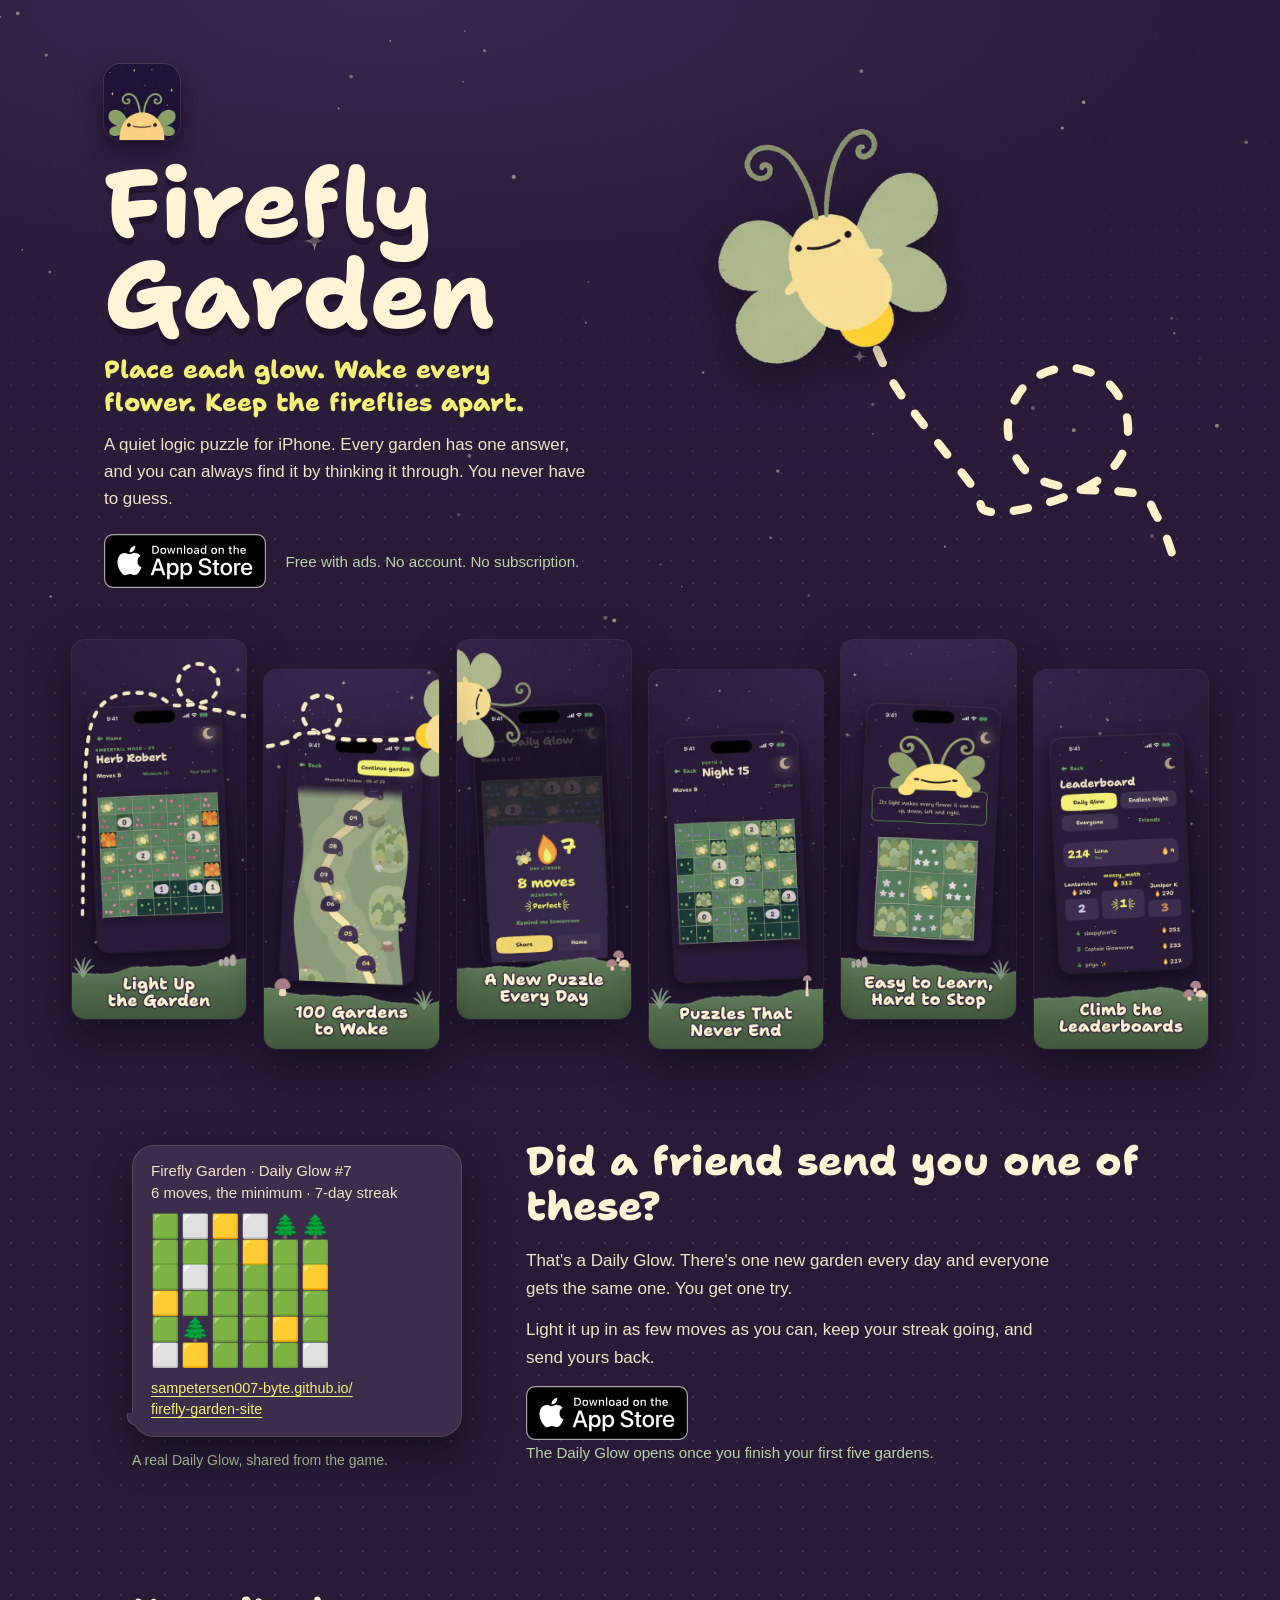
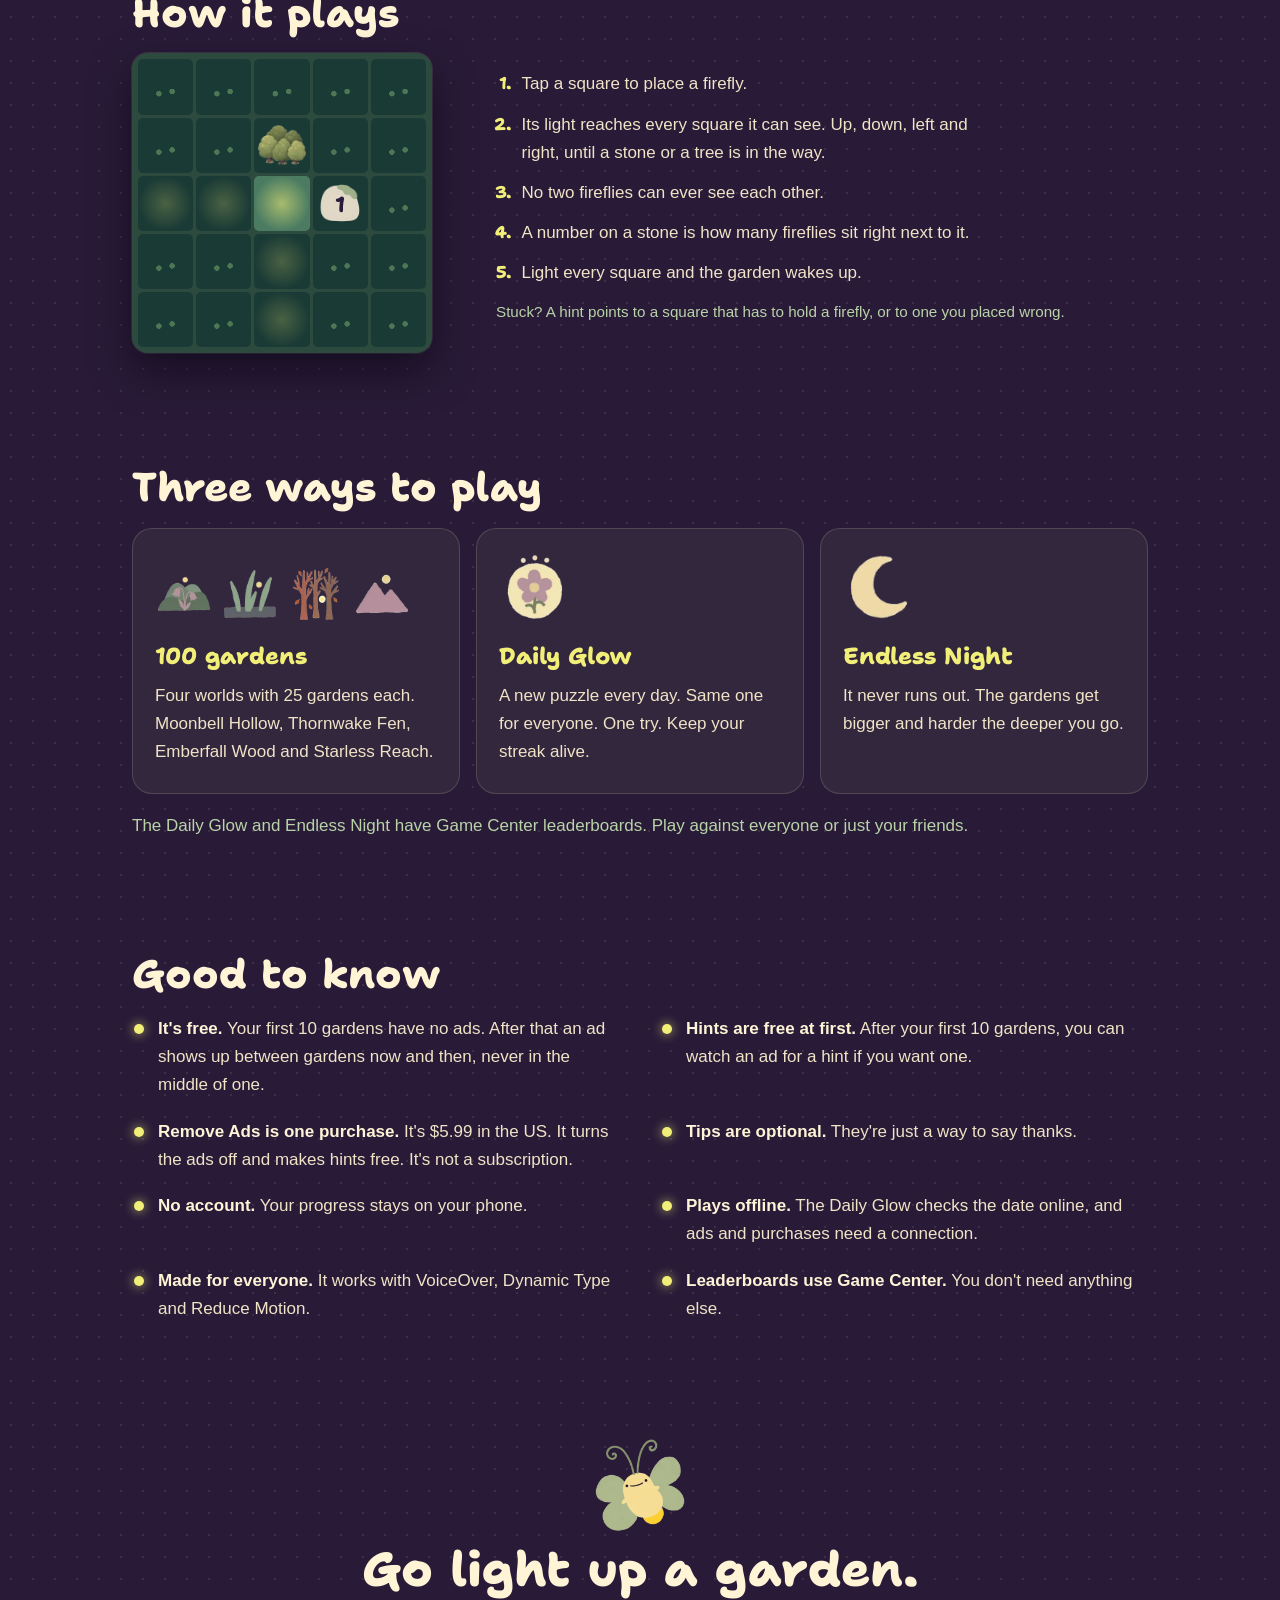
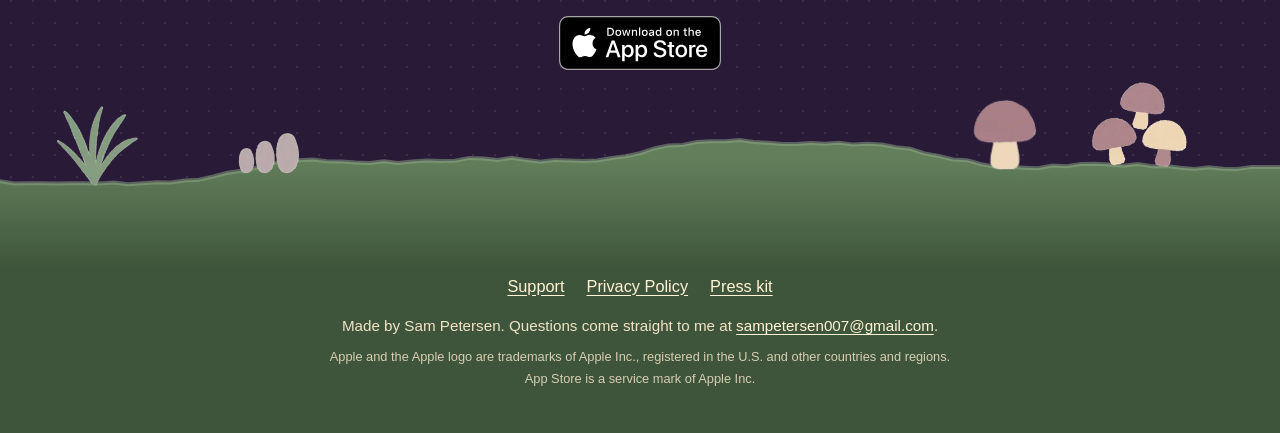
<file: index.html>
<!doctype html>
<html lang="en">
<head>
<meta charset="utf-8">
<meta name="viewport" content="width=device-width, initial-scale=1, viewport-fit=cover">
<title>Firefly Garden · A quiet logic puzzle for iPhone</title>
<meta name="description" content="Place each firefly so its light wakes every flower. 100 gardens, a new Daily Glow every day, and an Endless Night. Free on the App Store for iPhone.">
<meta name="apple-itunes-app" content="app-id=6807141948">
<meta name="theme-color" content="#291B38">
<meta name="color-scheme" content="dark">
<link rel="canonical" href="https://fireflygarden.app/">
<meta property="og:type" content="website">
<meta property="og:site_name" content="Firefly Garden">
<meta property="og:title" content="Firefly Garden · A quiet logic puzzle for iPhone">
<meta property="og:description" content="Place each firefly so its light wakes every flower. 100 gardens, a new Daily Glow every day, and a night that never ends.">
<meta property="og:url" content="https://fireflygarden.app/">
<meta property="og:image" content="https://fireflygarden.app/og-image.jpg">
<meta property="og:image:type" content="image/jpeg">
<meta property="og:image:width" content="1200">
<meta property="og:image:height" content="630">
<meta property="og:image:alt" content="Firefly Garden. A quiet logic puzzle. A new garden every day. Two iPhone screens show a firefly garden and a finished Daily Glow, with the little firefly flying above them.">
<meta name="twitter:card" content="summary_large_image">
<meta name="twitter:title" content="Firefly Garden · A quiet logic puzzle for iPhone">
<meta name="twitter:description" content="Place each firefly so its light wakes every flower. 100 gardens, a new Daily Glow every day, and a night that never ends.">
<meta name="twitter:image" content="https://fireflygarden.app/og-image.jpg">
<meta name="twitter:image:alt" content="Firefly Garden. A quiet logic puzzle. A new garden every day.">
<link rel="icon" type="image/png" sizes="32x32" href="favicon-32.png">
<link rel="apple-touch-icon" href="apple-touch-icon.png">
<link rel="preload" href="fonts/shantell-sans-800.woff2" as="font" type="font/woff2" crossorigin>
<link rel="stylesheet" href="style.css">
<script type="application/ld+json">
{"@context":"https://schema.org","@type":"MobileApplication","name":"Firefly Garden","operatingSystem":"iOS","applicationCategory":"GameApplication","description":"A quiet logic puzzle for iPhone. 100 gardens, a new Daily Glow every day, and an Endless Night.","url":"https://fireflygarden.app/","image":"https://fireflygarden.app/og-image.jpg","installUrl":"https://apps.apple.com/app/id6807141948","offers":{"@type":"Offer","price":"0","priceCurrency":"USD"},"author":{"@type":"Person","name":"Sam Petersen"}}
</script>
</head>
<body class="home">
<a class="skip" href="#main">Skip to the page</a>

<header class="hero">
  <svg class="sky" viewBox="0 0 1440 760" preserveAspectRatio="xMidYMin slice" aria-hidden="true" focusable="false"><circle cx="0" cy="19" r="1.4" fill="#F0E3C6" opacity="0.42"/><circle cx="52" cy="62" r="1.8" fill="#F0E3C6" opacity="0.45"/><circle cx="1182" cy="719" r="1.0" fill="#F0E3C6" opacity="0.52"/><circle cx="264" cy="332" r="1.1" fill="#F0E3C6" opacity="0.53"/><circle cx="867" cy="605" r="1.7" fill="#F0E3C6" opacity="0.36"/><path d="M172 82Q172 88 177 88Q172 88 172 93Q172 88 167 88Q172 88 172 82Z" fill="#F8EFC8" opacity="0.53"/><circle cx="1350" cy="403" r="0.9" fill="#F0E3C6" opacity="0.24"/><circle cx="791" cy="419" r="1.4" fill="#F0E3C6" opacity="0.52"/><circle cx="982" cy="455" r="1.8" fill="#F0E3C6" opacity="0.33"/><path d="M967 393Q967 401 975 401Q967 401 967 409Q967 401 959 401Q967 401 967 393Z" fill="#F8EFC8" opacity="0.39"/><circle cx="906" cy="751" r="1.6" fill="#F0E3C6" opacity="0.33"/><circle cx="1195" cy="144" r="1.8" fill="#F0E3C6" opacity="0.56"/><circle cx="1162" cy="459" r="2.2" fill="#F0E3C6" opacity="0.34"/><circle cx="521" cy="92" r="0.9" fill="#F0E3C6" opacity="0.52"/><circle cx="743" cy="635" r="1.4" fill="#F0E3C6" opacity="0.21"/><circle cx="982" cy="488" r="1.0" fill="#F0E3C6" opacity="0.41"/><circle cx="57" cy="671" r="1.4" fill="#F0E3C6" opacity="0.53"/><circle cx="690" cy="709" r="1.9" fill="#F0E3C6" opacity="0.60"/><circle cx="523" cy="35" r="0.9" fill="#F0E3C6" opacity="0.52"/><circle cx="659" cy="363" r="1.4" fill="#F0E3C6" opacity="0.28"/><circle cx="516" cy="579" r="1.8" fill="#F0E3C6" opacity="0.24"/><circle cx="213" cy="346" r="2.0" fill="#F0E3C6" opacity="0.32"/><circle cx="1402" cy="160" r="2.0" fill="#F0E3C6" opacity="0.39"/><circle cx="528" cy="513" r="2.2" fill="#F0E3C6" opacity="0.38"/><circle cx="134" cy="240" r="0.9" fill="#F0E3C6" opacity="0.41"/><circle cx="469" cy="434" r="1.6" fill="#F0E3C6" opacity="0.26"/><circle cx="577" cy="758" r="1.5" fill="#F0E3C6" opacity="0.47"/><circle cx="1321" cy="375" r="1.4" fill="#F0E3C6" opacity="0.40"/><circle cx="824" cy="741" r="2.1" fill="#F0E3C6" opacity="0.36"/><circle cx="578" cy="199" r="2.4" fill="#F0E3C6" opacity="0.52"/><circle cx="969" cy="80" r="2.2" fill="#F0E3C6" opacity="0.44"/><circle cx="681" cy="695" r="2.4" fill="#F0E3C6" opacity="0.32"/><circle cx="1009" cy="728" r="2.3" fill="#F0E3C6" opacity="0.47"/><circle cx="1063" cy="615" r="1.2" fill="#F0E3C6" opacity="0.52"/><circle cx="25" cy="281" r="1.0" fill="#F0E3C6" opacity="0.49"/><circle cx="580" cy="623" r="1.0" fill="#F0E3C6" opacity="0.21"/><circle cx="56" cy="306" r="1.8" fill="#F0E3C6" opacity="0.37"/><circle cx="1369" cy="479" r="2.2" fill="#F0E3C6" opacity="0.50"/><circle cx="1208" cy="484" r="2.1" fill="#F0E3C6" opacity="0.52"/><circle cx="910" cy="670" r="1.7" fill="#F0E3C6" opacity="0.24"/><circle cx="1219" cy="115" r="1.9" fill="#F0E3C6" opacity="0.58"/><circle cx="942" cy="274" r="2.1" fill="#F0E3C6" opacity="0.35"/><circle cx="381" cy="122" r="1.0" fill="#F0E3C6" opacity="0.51"/><circle cx="662" cy="317" r="1.2" fill="#F0E3C6" opacity="0.22"/><circle cx="545" cy="57" r="1.9" fill="#F0E3C6" opacity="0.40"/><path d="M354 260Q354 271 365 271Q354 271 354 282Q354 271 342 271Q354 271 354 260Z" fill="#F8EFC8" opacity="0.54"/><circle cx="1318" cy="358" r="1.6" fill="#F0E3C6" opacity="0.28"/><circle cx="1088" cy="727" r="1.2" fill="#F0E3C6" opacity="0.30"/><circle cx="395" cy="86" r="2.0" fill="#F0E3C6" opacity="0.42"/><circle cx="1246" cy="745" r="1.7" fill="#F0E3C6" opacity="0.40"/><circle cx="20" cy="15" r="2.1" fill="#F0E3C6" opacity="0.49"/><circle cx="875" cy="530" r="1.8" fill="#F0E3C6" opacity="0.49"/><circle cx="439" cy="46" r="1.1" fill="#F0E3C6" opacity="0.55"/><circle cx="691" cy="698" r="2.3" fill="#F0E3C6" opacity="0.55"/><circle cx="1296" cy="603" r="2.3" fill="#F0E3C6" opacity="0.28"/><circle cx="767" cy="660" r="0.8" fill="#F0E3C6" opacity="0.49"/></svg>
  <div class="hero-in">
    <div class="hero-copy">
      <img class="app-icon" src="img/icon-192.webp" width="68" height="68" alt="">
      <h1 class="wordmark"><span>Firefly</span> <span>Garden</span></h1>
      <p class="tagline">Place each glow. Wake every flower. Keep the fireflies apart.</p>
      <p class="pitch">A quiet logic puzzle for iPhone. Every garden has one answer, and you can always find it by thinking it through. You never have to guess.</p>
      <div class="get">
        <a class="store-badge" href="https://apps.apple.com/app/id6807141948"><img src="img/app-store-badge.svg" width="162" height="54" alt="Download on the App Store"></a>
        <p class="get-note">Free with ads. No account. No subscription.</p>
      </div>
    </div>
    <div class="hero-art" aria-hidden="true">
      <svg class="trail" viewBox="0 0 480 440" focusable="false">
        <path class="dashes" d="M476 438 C474 432 468 413 462 404 C456 395 457 386 443 382 C428 377 394 380 376 376 C358 372 345 369 335 359 C325 349 318 332 318 318 C318 304 325 287 335 277 C345 267 362 260 376 260 C390 260 407 267 417 277 C427 287 434 304 434 318 C434 332 429 347 417 359 C405 371 384 381 364 388 C345 394 314 402 301 399 C287 397 297 392 282 372 C267 352 226 304 209 277 C193 251 185 224 181 214" fill="none" stroke="#2A1B3A" stroke-opacity="0.45" stroke-width="13" stroke-linecap="round" stroke-dasharray="14 22"/>
        <path class="dashes" d="M476 438 C474 432 468 413 462 404 C456 395 457 386 443 382 C428 377 394 380 376 376 C358 372 345 369 335 359 C325 349 318 332 318 318 C318 304 325 287 335 277 C345 267 362 260 376 260 C390 260 407 267 417 277 C427 287 434 304 434 318 C434 332 429 347 417 359 C405 371 384 381 364 388 C345 394 314 402 301 399 C287 397 297 392 282 372 C267 352 226 304 209 277 C193 251 185 224 181 214" fill="none" stroke="#FFF1C9" stroke-width="8" stroke-linecap="round" stroke-dasharray="14 22"/>
      </svg>
      <img class="flyer" src="img/firefly.webp" width="360" height="360" alt="">
    </div>
  </div>
</header>

<main id="main">
<section class="shots rail-scroll" tabindex="0" aria-labelledby="shots-h">
  <h2 id="shots-h" class="sr-only">Screenshots. Scroll sideways to see all six.</h2>
  <ul class="rail">
    <li><img src="img/shot-01-600.webp" srcset="img/shot-01-400.webp 400w, img/shot-01-600.webp 600w, img/shot-01-800.webp 800w" sizes="(min-width: 1216px) 174px, (min-width: 1000px) calc((100vw - 170px) / 6), (min-width: 436px) 270px, 62vw" width="1320" height="2868" alt="A garden in Emberfall Wood called Herb Robert, partly lit, with fireflies on the board and numbered stones between them. Caption: Light up the garden." decoding="async"></li>
    <li><img src="img/shot-02-600.webp" srcset="img/shot-02-400.webp 400w, img/shot-02-600.webp 600w, img/shot-02-800.webp 800w" sizes="(min-width: 1216px) 174px, (min-width: 1000px) calc((100vw - 170px) / 6), (min-width: 436px) 270px, 62vw" width="1320" height="2868" alt="The Moonbell Hollow map, a winding path of numbered gardens with a Continue garden button. Caption: 100 gardens to wake." decoding="async"></li>
    <li><img src="img/shot-03-600.webp" srcset="img/shot-03-400.webp 400w, img/shot-03-600.webp 600w, img/shot-03-800.webp 800w" sizes="(min-width: 1216px) 174px, (min-width: 1000px) calc((100vw - 170px) / 6), (min-width: 436px) 270px, 62vw" width="1320" height="2868" alt="A finished Daily Glow: a 7 day streak, 8 moves, the minimum, marked Perfect, with Share and Home buttons. Caption: A new puzzle every day." decoding="async" loading="lazy"></li>
    <li><img src="img/shot-04-600.webp" srcset="img/shot-04-400.webp 400w, img/shot-04-600.webp 600w, img/shot-04-800.webp 800w" sizes="(min-width: 1216px) 174px, (min-width: 1000px) calc((100vw - 170px) / 6), (min-width: 436px) 270px, 62vw" width="1320" height="2868" alt="Endless Night at depth 5, night 15, a bigger garden full of fireflies. Caption: Puzzles that never end." decoding="async" loading="lazy"></li>
    <li><img src="img/shot-05-600.webp" srcset="img/shot-05-400.webp 400w, img/shot-05-600.webp 600w, img/shot-05-800.webp 800w" sizes="(min-width: 1216px) 174px, (min-width: 1000px) calc((100vw - 170px) / 6), (min-width: 436px) 270px, 62vw" width="1320" height="2868" alt="The practice garden. The firefly says its light wakes every flower it can see, up, down, left and right. Caption: Easy to learn, hard to stop." decoding="async" loading="lazy"></li>
    <li><img src="img/shot-06-600.webp" srcset="img/shot-06-400.webp 400w, img/shot-06-600.webp 600w, img/shot-06-800.webp 800w" sizes="(min-width: 1216px) 174px, (min-width: 1000px) calc((100vw - 170px) / 6), (min-width: 436px) 270px, 62vw" width="1320" height="2868" alt="The Daily Glow leaderboard in Game Center, with the top three players and your own place. Caption: Climb the leaderboards." decoding="async" loading="lazy"></li>
  </ul>
</section>

<section class="band friend" aria-labelledby="friend-h">
  <div class="friend-in">
    <h2 id="friend-h" class="band-head friend-head">Did a friend send you one of these?</h2>
    <figure class="share">
      <div class="bubble" role="img" aria-label="A shared Daily Glow: Firefly Garden, Daily Glow number 7. 6 moves, the minimum. 7 day streak. Then the finished garden drawn in colored squares, and a link to this page.">
        <p aria-hidden="true">Firefly Garden · Daily Glow #7</p>
        <p aria-hidden="true">6 moves, the minimum · 7-day streak</p>
        <p class="share-grid" aria-hidden="true">🟩⬜🟨⬜🌲🌲<br>🟩🟩🟩🟨🟩🟩<br>🟩⬜🟩🟩🟩🟨<br>🟨🟩🟩🟩🟩🟩<br>🟩🌲🟩🟩🟨🟩<br>⬜🟨🟩🟩🟩⬜</p>
        <p class="share-link" aria-hidden="true"><span class="nw">sampetersen007-byte.github.io/</span><wbr><span class="nw">firefly-garden-site</span></p>
      </div>
      <figcaption>A real Daily Glow, shared from the game.</figcaption>
    </figure>
    <div class="friend-copy">
      <p>That's a Daily Glow. There's one new garden every day and everyone gets the same one. You get one try.</p>
      <p>Light it up in as few moves as you can, keep your streak going, and send yours back.</p>
      <div class="get">
        <a class="store-badge" href="https://apps.apple.com/app/id6807141948"><img src="img/app-store-badge.svg" width="162" height="54" alt="Download Firefly Garden on the App Store" loading="lazy"></a>
      </div>
      <p class="small">The Daily Glow opens once you finish your first five gardens.</p>
    </div>
  </div>
</section>

<section class="band how" aria-labelledby="how-h">
  <h2 id="how-h">How it plays</h2>
  <div class="how-in">
    <div class="mini-board" role="img" aria-label="A small garden. A firefly in the middle lights the squares it can see to its left and below it. A tree above it and a stone marked 1 beside it stop its light.">
      <i class="c"></i><i class="c"></i><i class="c"></i><i class="c"></i><i class="c"></i>
      <i class="c"></i><i class="c"></i><i class="c tree"></i><i class="c"></i><i class="c"></i>
      <i class="c lit" style="--d:2"></i><i class="c lit" style="--d:1"></i><i class="c fly"></i><i class="c stone"><b>1</b></i><i class="c"></i>
      <i class="c"></i><i class="c"></i><i class="c lit" style="--d:1"></i><i class="c"></i><i class="c"></i>
      <i class="c"></i><i class="c"></i><i class="c lit" style="--d:2"></i><i class="c"></i><i class="c"></i>
    </div>
    <div>
      <ol class="rules">
        <li>Tap a square to place a firefly.</li>
        <li>Its light reaches every square it can see. Up, down, left and right, until a stone or a tree is in the way.</li>
        <li>No two fireflies can ever see each other.</li>
        <li>A number on a stone is how many fireflies sit right next to it.</li>
        <li>Light every square and the garden wakes up.</li>
      </ol>
      <p class="small">Stuck? A hint points to a square that has to hold a firefly, or to one you placed wrong.</p>
    </div>
  </div>
</section>

<section class="band modes" aria-labelledby="modes-h">
  <h2 id="modes-h">Three ways to play</h2>
  <div class="cards">
    <article class="card">
      <div class="card-art worlds" aria-hidden="true">
        <img src="img/world-moonbell.webp" width="58" height="58" alt="" loading="lazy">
        <img src="img/world-thornwake.webp" width="58" height="58" alt="" loading="lazy">
        <img src="img/world-emberfall.webp" width="58" height="58" alt="" loading="lazy">
        <img src="img/world-starless.webp" width="58" height="58" alt="" loading="lazy">
      </div>
      <h3>100 gardens</h3>
      <p>Four worlds with 25 gardens each. Moonbell Hollow, Thornwake Fen, Emberfall Wood and Starless Reach.</p>
    </article>
    <article class="card">
      <div class="card-art" aria-hidden="true"><img src="img/mode-daily.webp" width="72" height="72" alt="" loading="lazy"></div>
      <h3>Daily Glow</h3>
      <p>A new puzzle every day. Same one for everyone. One try. Keep your streak alive.</p>
    </article>
    <article class="card">
      <div class="card-art" aria-hidden="true"><img src="img/mode-night.webp" width="72" height="72" alt="" loading="lazy"></div>
      <h3>Endless Night</h3>
      <p>It never runs out. The gardens get bigger and harder the deeper you go.</p>
    </article>
  </div>
  <p class="boards">The Daily Glow and Endless Night have Game Center leaderboards. Play against everyone or just your friends.</p>
</section>

<section class="band facts" aria-labelledby="facts-h">
  <h2 id="facts-h">Good to know</h2>
  <ul class="facts-list">
    <li><strong>It's free.</strong> Your first 10 gardens have no ads. After that an ad shows up between gardens now and then, never in the middle of one.</li>
    <li><strong>Hints are free at first.</strong> After your first 10 gardens, you can watch an ad for a hint if you want one.</li>
    <li><strong>Remove Ads is one purchase.</strong> It's $5.99 in the US. It turns the ads off and makes hints free. It's not a subscription.</li>
    <li><strong>Tips are optional.</strong> They're just a way to say thanks.</li>
    <li><strong>No account.</strong> Your progress stays on your phone.</li>
    <li><strong>Plays offline.</strong> The Daily Glow checks the date online, and ads and purchases need a connection.</li>
    <li><strong>Made for everyone.</strong> It works with VoiceOver, Dynamic Type and Reduce Motion.</li>
    <li><strong>Leaderboards use Game Center.</strong> You don't need anything else.</li>
  </ul>
</section>

<section class="last" aria-labelledby="last-h">
  <img class="flyer-small" src="img/firefly.webp" width="104" height="104" alt="" loading="lazy">
  <h2 id="last-h">Go light up a garden.</h2>
  <a class="store-badge" href="https://apps.apple.com/app/id6807141948"><img src="img/app-store-badge.svg" width="162" height="54" alt="Download Firefly Garden on the App Store" loading="lazy"></a>
</section>
</main>

<footer class="ground">
  <div class="bank" aria-hidden="true">
    <svg viewBox="0 0 1440 220" preserveAspectRatio="none" focusable="false">
      <defs><linearGradient id="bank-fill" x1="0" y1="0" x2="0" y2="1"><stop offset="0.15" stop-color="#627E5B"/><stop offset="0.5" stop-color="#546E4E"/><stop offset="1" stop-color="#3F553B"/></linearGradient></defs>
      <path d="M-16 92.9 L0 96.3 L16 99.6 L32 99.2 L48 99.3 L64 99.7 L80 99.5 L96 99.3 L112 99.8 L128 98.4 L144 100.6 L160 99.2 L176 98.0 L192 98.3 L208 95.3 L224 94.3 L240 89.7 L256 84.5 L272 81.6 L288 77.4 L304 71.2 L320 68.5 L336 66.7 L352 65.9 L368 68.1 L384 68.4 L400 69.9 L416 70.8 L432 68.2 L448 70.8 L464 68.5 L480 67.2 L496 68.0 L512 67.5 L528 63.5 L544 64.2 L560 66.3 L576 63.2 L592 66.6 L608 69.0 L624 66.4 L640 67.1 L656 67.8 L672 67.1 L688 63.7 L704 61.2 L720 56.9 L736 50.1 L752 45.8 L768 45.3 L784 40.9 L800 40.0 L816 40.0 L832 38.3 L848 40.9 L864 42.2 L880 43.7 L896 43.9 L912 42.3 L928 43.4 L944 42.0 L960 44.7 L976 43.4 L992 44.5 L1008 48.3 L1024 50.6 L1040 57.1 L1056 60.7 L1072 65.8 L1088 66.7 L1104 72.4 L1120 76.1 L1136 76.2 L1152 77.3 L1168 78.1 L1184 74.4 L1200 75.3 L1216 72.0 L1232 71.7 L1248 72.8 L1264 74.4 L1280 72.0 L1296 75.2 L1312 74.8 L1328 77.4 L1344 79.0 L1360 76.8 L1376 78.9 L1392 79.3 L1408 76.4 L1424 76.5 L1440 76.4 L1456 76.5 L1456 220 L-16 220 Z" fill="url(#bank-fill)"/>
      <path d="M-16 92.9 L0 96.3 L16 99.6 L32 99.2 L48 99.3 L64 99.7 L80 99.5 L96 99.3 L112 99.8 L128 98.4 L144 100.6 L160 99.2 L176 98.0 L192 98.3 L208 95.3 L224 94.3 L240 89.7 L256 84.5 L272 81.6 L288 77.4 L304 71.2 L320 68.5 L336 66.7 L352 65.9 L368 68.1 L384 68.4 L400 69.9 L416 70.8 L432 68.2 L448 70.8 L464 68.5 L480 67.2 L496 68.0 L512 67.5 L528 63.5 L544 64.2 L560 66.3 L576 63.2 L592 66.6 L608 69.0 L624 66.4 L640 67.1 L656 67.8 L672 67.1 L688 63.7 L704 61.2 L720 56.9 L736 50.1 L752 45.8 L768 45.3 L784 40.9 L800 40.0 L816 40.0 L832 38.3 L848 40.9 L864 42.2 L880 43.7 L896 43.9 L912 42.3 L928 43.4 L944 42.0 L960 44.7 L976 43.4 L992 44.5 L1008 48.3 L1024 50.6 L1040 57.1 L1056 60.7 L1072 65.8 L1088 66.7 L1104 72.4 L1120 76.1 L1136 76.2 L1152 77.3 L1168 78.1 L1184 74.4 L1200 75.3 L1216 72.0 L1232 71.7 L1248 72.8 L1264 74.4 L1280 72.0 L1296 75.2 L1312 74.8 L1328 77.4 L1344 79.0 L1360 76.8 L1376 78.9 L1392 79.3 L1408 76.4 L1424 76.5 L1440 76.4 L1456 76.5" fill="none" stroke="#8FAA87" stroke-width="4" stroke-opacity="0.5" vector-effect="non-scaling-stroke"/>
    </svg>
    <img src="img/grass.webp" alt="" width="80" height="80" loading="lazy" style="left:7.6%;bottom:calc(var(--bh) * 0.546 - 8px);width:clamp(54px, 7vw, 92px)">
    <img src="img/pebbles.webp" alt="" width="64" height="64" loading="lazy" style="left:21%;bottom:calc(var(--bh) * 0.676 - 14px);width:clamp(42px, 5vw, 70px)">
    <img src="img/mushroom.webp" alt="" width="80" height="80" loading="lazy" style="left:78.5%;bottom:calc(var(--bh) * 0.654 - 8px);width:clamp(50px, 6vw, 84px)">
    <img src="img/mushrooms.webp" alt="" width="96" height="96" loading="lazy" style="left:89%;bottom:calc(var(--bh) * 0.664 - 8px);width:clamp(62px, 8vw, 110px)">
  </div>
  <div class="ground-in">
    <nav aria-label="More about Firefly Garden">
      <a href="support.html">Support</a>
      <a href="privacy.html">Privacy Policy</a>
      <a href="press.html">Press kit</a>
    </nav>
    <p>Made by Sam Petersen. Questions come straight to me at <a href="mailto:sampetersen007@gmail.com">sampetersen007@gmail.com</a>.</p>
    <p class="legal">Apple and the Apple logo are trademarks of Apple Inc., registered in the U.S. and other countries and regions. App Store is a service mark of Apple Inc.</p>
  </div>
</footer>

<script>
  /* The firefly in How it plays lights its squares one by one when it scrolls into view. Without this, or with Reduce Motion on, the garden is simply shown lit. */
  (function () {
    var board = document.querySelector('.mini-board');
    if (!board || !('IntersectionObserver' in window) || !window.matchMedia || window.matchMedia('(prefers-reduced-motion: reduce)').matches) return;
    board.classList.add('armed');
    new IntersectionObserver(function (entries, observer) {
      if (entries.some(function (entry) { return entry.isIntersecting; })) {
        setTimeout(function () { board.classList.add('play'); }, 250);
        observer.disconnect();
      }
    }, { threshold: 0.6 }).observe(board);
  })();
</script>
</body>
</html>
</file>
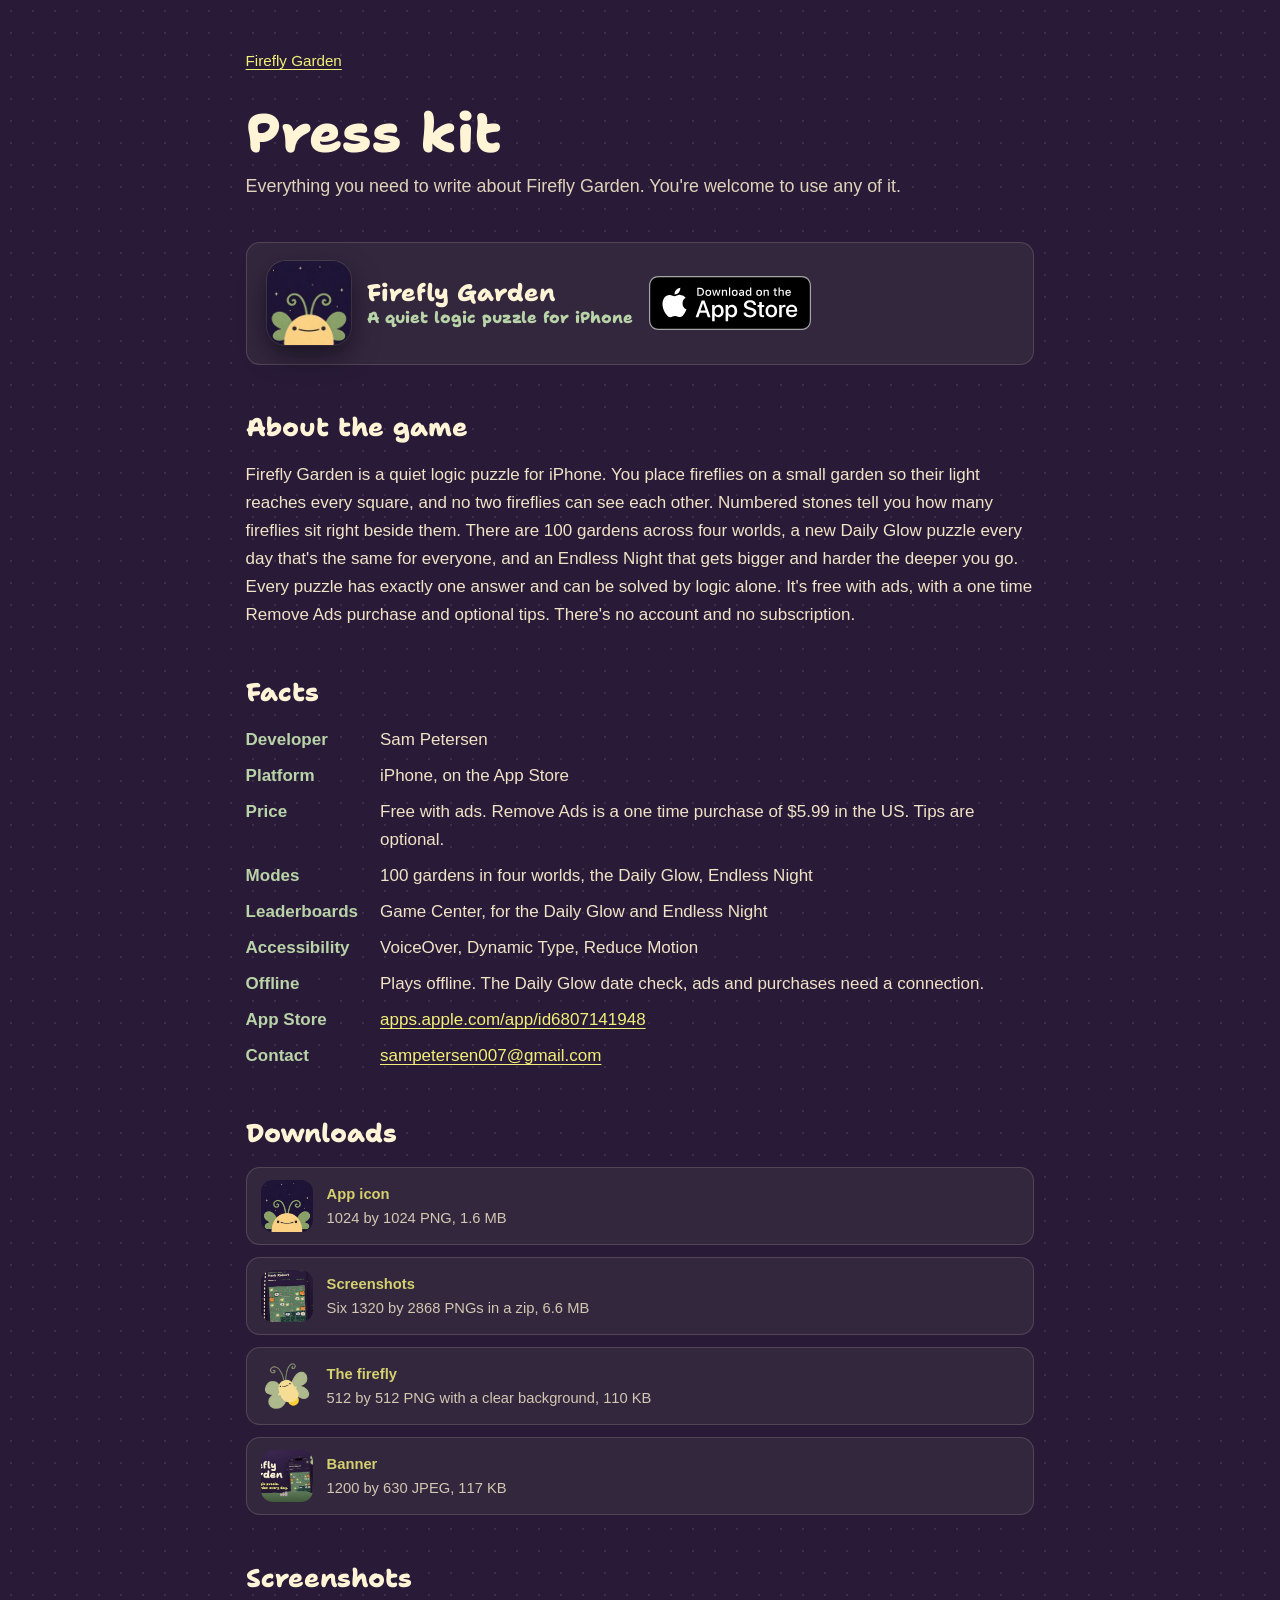
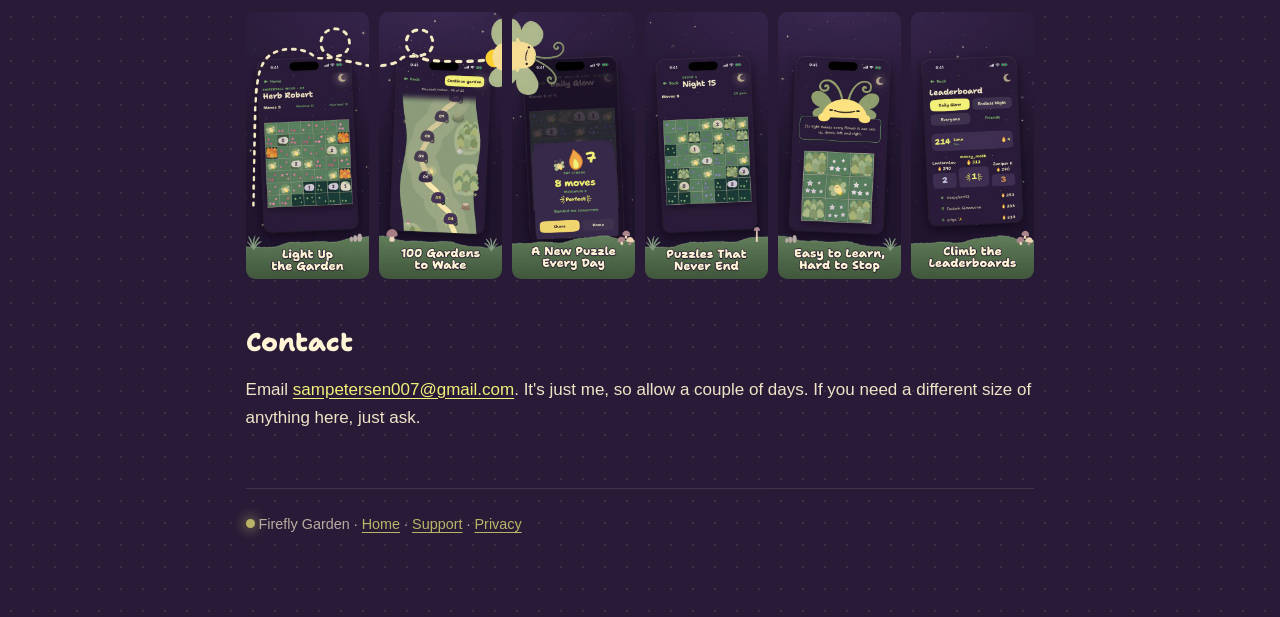
<file: press.html>
<!doctype html>
<html lang="en">
<head>
<meta charset="utf-8">
<meta name="viewport" content="width=device-width, initial-scale=1, viewport-fit=cover">
<title>Press kit · Firefly Garden</title>
<meta name="description" content="Firefly Garden press kit: the app icon, screenshots, the firefly, a short description and how to reach the developer.">
<meta name="apple-itunes-app" content="app-id=6807141948">
<meta name="theme-color" content="#291B38">
<meta name="color-scheme" content="dark">
<link rel="canonical" href="https://fireflygarden.app/press.html">
<meta property="og:type" content="website">
<meta property="og:site_name" content="Firefly Garden">
<meta property="og:title" content="Firefly Garden press kit">
<meta property="og:description" content="The app icon, screenshots, the firefly, a short description and how to reach the developer.">
<meta property="og:url" content="https://fireflygarden.app/press.html">
<meta property="og:image" content="https://fireflygarden.app/og-image.jpg">
<meta property="og:image:width" content="1200">
<meta property="og:image:height" content="630">
<meta property="og:image:alt" content="Firefly Garden. A quiet logic puzzle. A new garden every day.">
<meta name="twitter:card" content="summary_large_image">
<meta name="twitter:image" content="https://fireflygarden.app/og-image.jpg">
<link rel="icon" type="image/png" sizes="32x32" href="favicon-32.png">
<link rel="apple-touch-icon" href="apple-touch-icon.png">
<link rel="preload" href="fonts/shantell-sans-800.woff2" as="font" type="font/woff2" crossorigin>
<link rel="stylesheet" href="style.css">
</head>
<body class="press">
<div class="wrap">
<nav class="crumbs" aria-label="Breadcrumb"><a href="index.html">Firefly Garden</a></nav>

<header>
  <h1>Press kit</h1>
  <p class="lede">Everything you need to write about Firefly Garden. You're welcome to use any of it.</p>
</header>

<div class="panel kit-id">
  <img class="app-icon" src="img/icon-192.webp" width="84" height="84" alt="The Firefly Garden app icon">
  <p class="kit-id-name">Firefly Garden<small>A quiet logic puzzle for iPhone</small></p>
  <a class="store-badge" href="https://apps.apple.com/app/id6807141948"><img src="img/app-store-badge.svg" width="162" height="54" alt="Download Firefly Garden on the App Store"></a>
</div>

<h2>About the game</h2>
<p>Firefly Garden is a quiet logic puzzle for iPhone. You place fireflies on a small garden so their light
reaches every square, and no two fireflies can see each other. Numbered stones tell you how many fireflies sit
right beside them. There are 100 gardens across four worlds, a new Daily Glow puzzle every day that's the same
for everyone, and an Endless Night that gets bigger and harder the deeper you go. Every puzzle has exactly one
answer and can be solved by logic alone. It's free with ads, with a one time Remove Ads purchase and optional
tips. There's no account and no subscription.</p>

<h2>Facts</h2>
<dl class="kit-facts">
  <dt>Developer</dt><dd>Sam Petersen</dd>
  <dt>Platform</dt><dd>iPhone, on the App Store</dd>
  <dt>Price</dt><dd>Free with ads. Remove Ads is a one time purchase of $5.99 in the US. Tips are optional.</dd>
  <dt>Modes</dt><dd>100 gardens in four worlds, the Daily Glow, Endless Night</dd>
  <dt>Leaderboards</dt><dd>Game Center, for the Daily Glow and Endless Night</dd>
  <dt>Accessibility</dt><dd>VoiceOver, Dynamic Type, Reduce Motion</dd>
  <dt>Offline</dt><dd>Plays offline. The Daily Glow date check, ads and purchases need a connection.</dd>
  <dt>App Store</dt><dd><a href="https://apps.apple.com/app/id6807141948">apps.apple.com/app/id6807141948</a></dd>
  <dt>Contact</dt><dd><a href="mailto:sampetersen007@gmail.com">sampetersen007@gmail.com</a></dd>
</dl>

<h2>Downloads</h2>
<ul class="downloads">
  <li><a href="press/firefly-garden-icon-1024.png" download>
    <img src="img/icon-192.webp" width="52" height="52" alt="" loading="lazy">
    <span><strong>App icon</strong>1024 by 1024 PNG, 1.6 MB</span>
  </a></li>
  <li><a href="press/firefly-garden-screenshots.zip" download>
    <img src="img/shot-01-400.webp" width="52" height="52" alt="" loading="lazy">
    <span><strong>Screenshots</strong>Six 1320 by 2868 PNGs in a zip, 6.6 MB</span>
  </a></li>
  <li><a href="press/firefly-garden-character.png" download>
    <img src="img/firefly.webp" width="52" height="52" alt="" loading="lazy">
    <span><strong>The firefly</strong>512 by 512 PNG with a clear background, 110 KB</span>
  </a></li>
  <li><a href="og-image.jpg" download>
    <img src="og-image.jpg" width="52" height="52" alt="" loading="lazy">
    <span><strong>Banner</strong>1200 by 630 JPEG, 117 KB</span>
  </a></li>
</ul>

<h2>Screenshots</h2>
<ul class="kit-shots">
  <li><img src="img/shot-01-400.webp" width="1320" height="2868" alt="Light up the garden: a garden partly lit by fireflies." loading="lazy" decoding="async"></li>
  <li><img src="img/shot-02-400.webp" width="1320" height="2868" alt="100 gardens to wake: the Moonbell Hollow map." loading="lazy" decoding="async"></li>
  <li><img src="img/shot-03-400.webp" width="1320" height="2868" alt="A new puzzle every day: a finished Daily Glow." loading="lazy" decoding="async"></li>
  <li><img src="img/shot-04-400.webp" width="1320" height="2868" alt="Puzzles that never end: Endless Night." loading="lazy" decoding="async"></li>
  <li><img src="img/shot-05-400.webp" width="1320" height="2868" alt="Easy to learn, hard to stop: the practice garden." loading="lazy" decoding="async"></li>
  <li><img src="img/shot-06-400.webp" width="1320" height="2868" alt="Climb the leaderboards: the Daily Glow leaderboard." loading="lazy" decoding="async"></li>
</ul>

<h2>Contact</h2>
<p>Email <a href="mailto:sampetersen007@gmail.com">sampetersen007@gmail.com</a>. It's just me, so allow a couple of days.
If you need a different size of anything here, just ask.</p>

<footer>
  <span class="firefly" aria-hidden="true"></span>
  Firefly Garden · <a href="index.html">Home</a> · <a href="support.html">Support</a> · <a href="privacy.html">Privacy</a>
</footer>
</div>
</body>
</html>
</file>
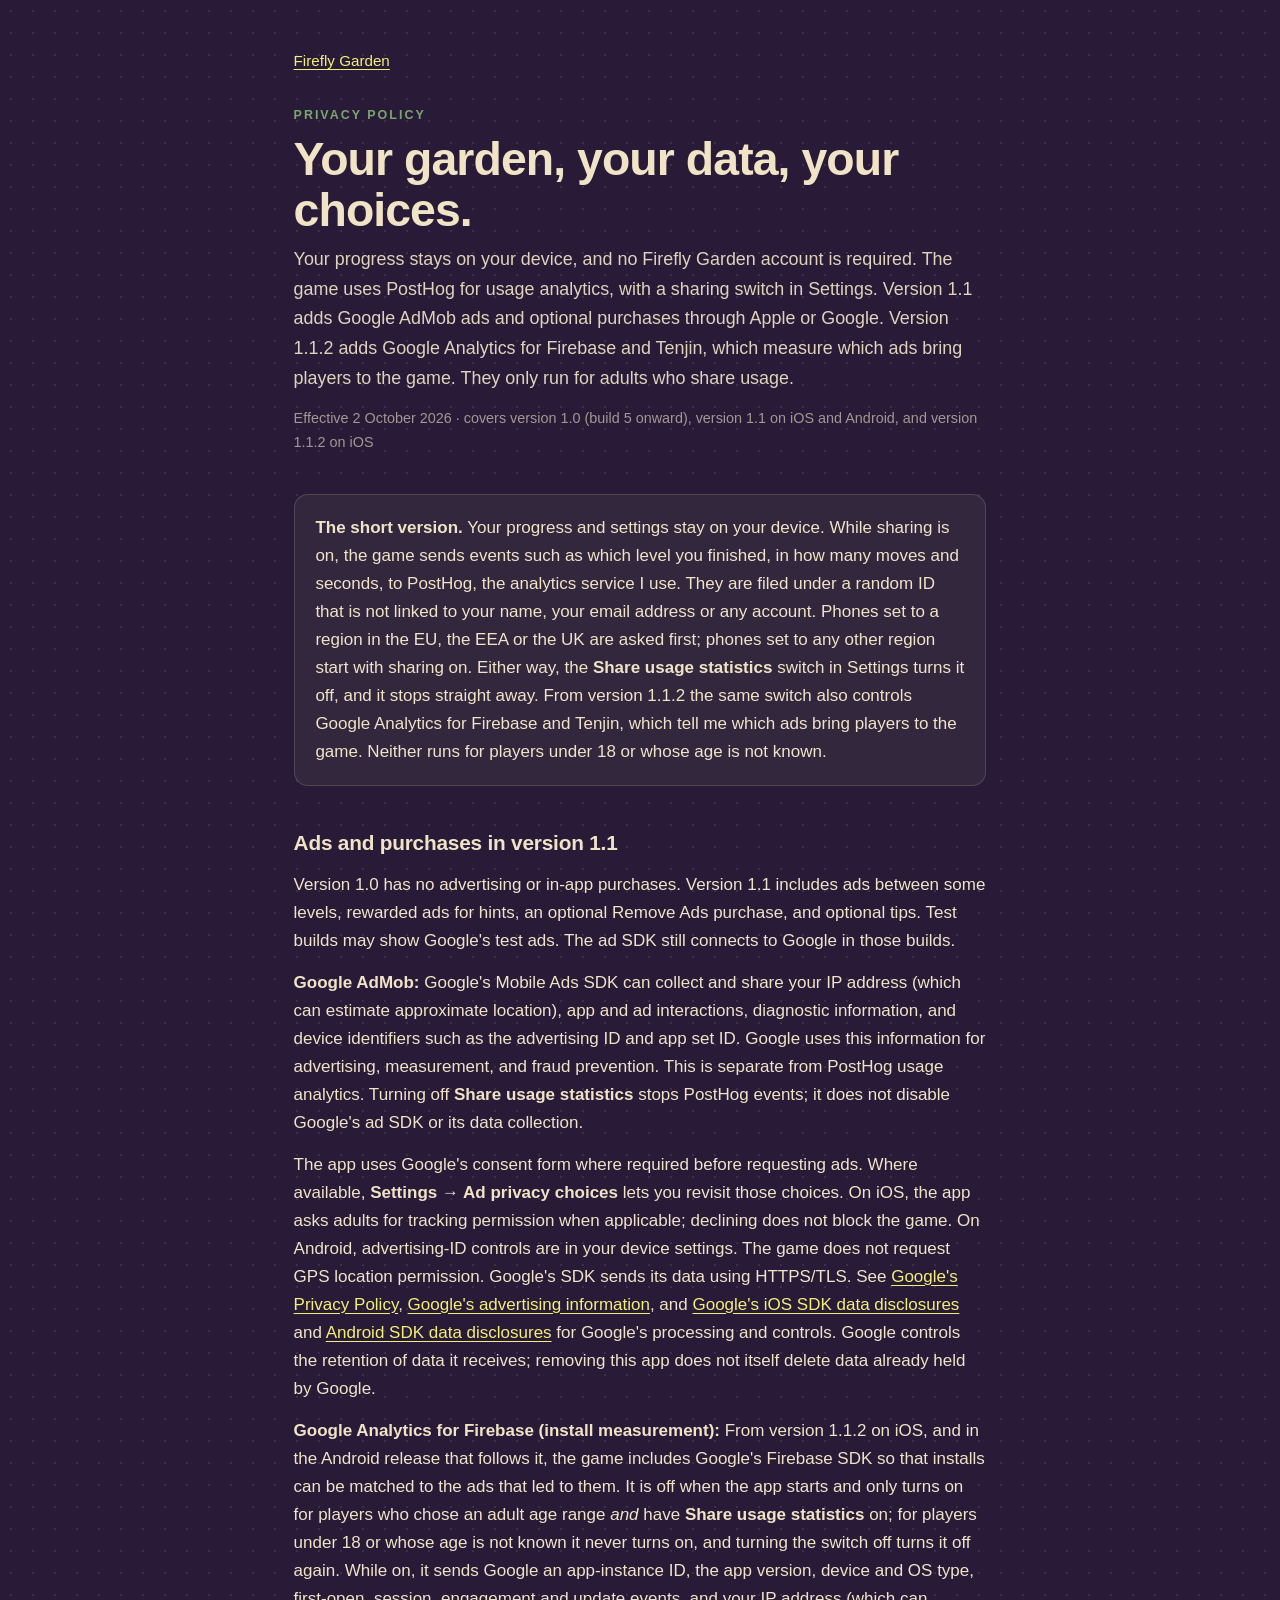
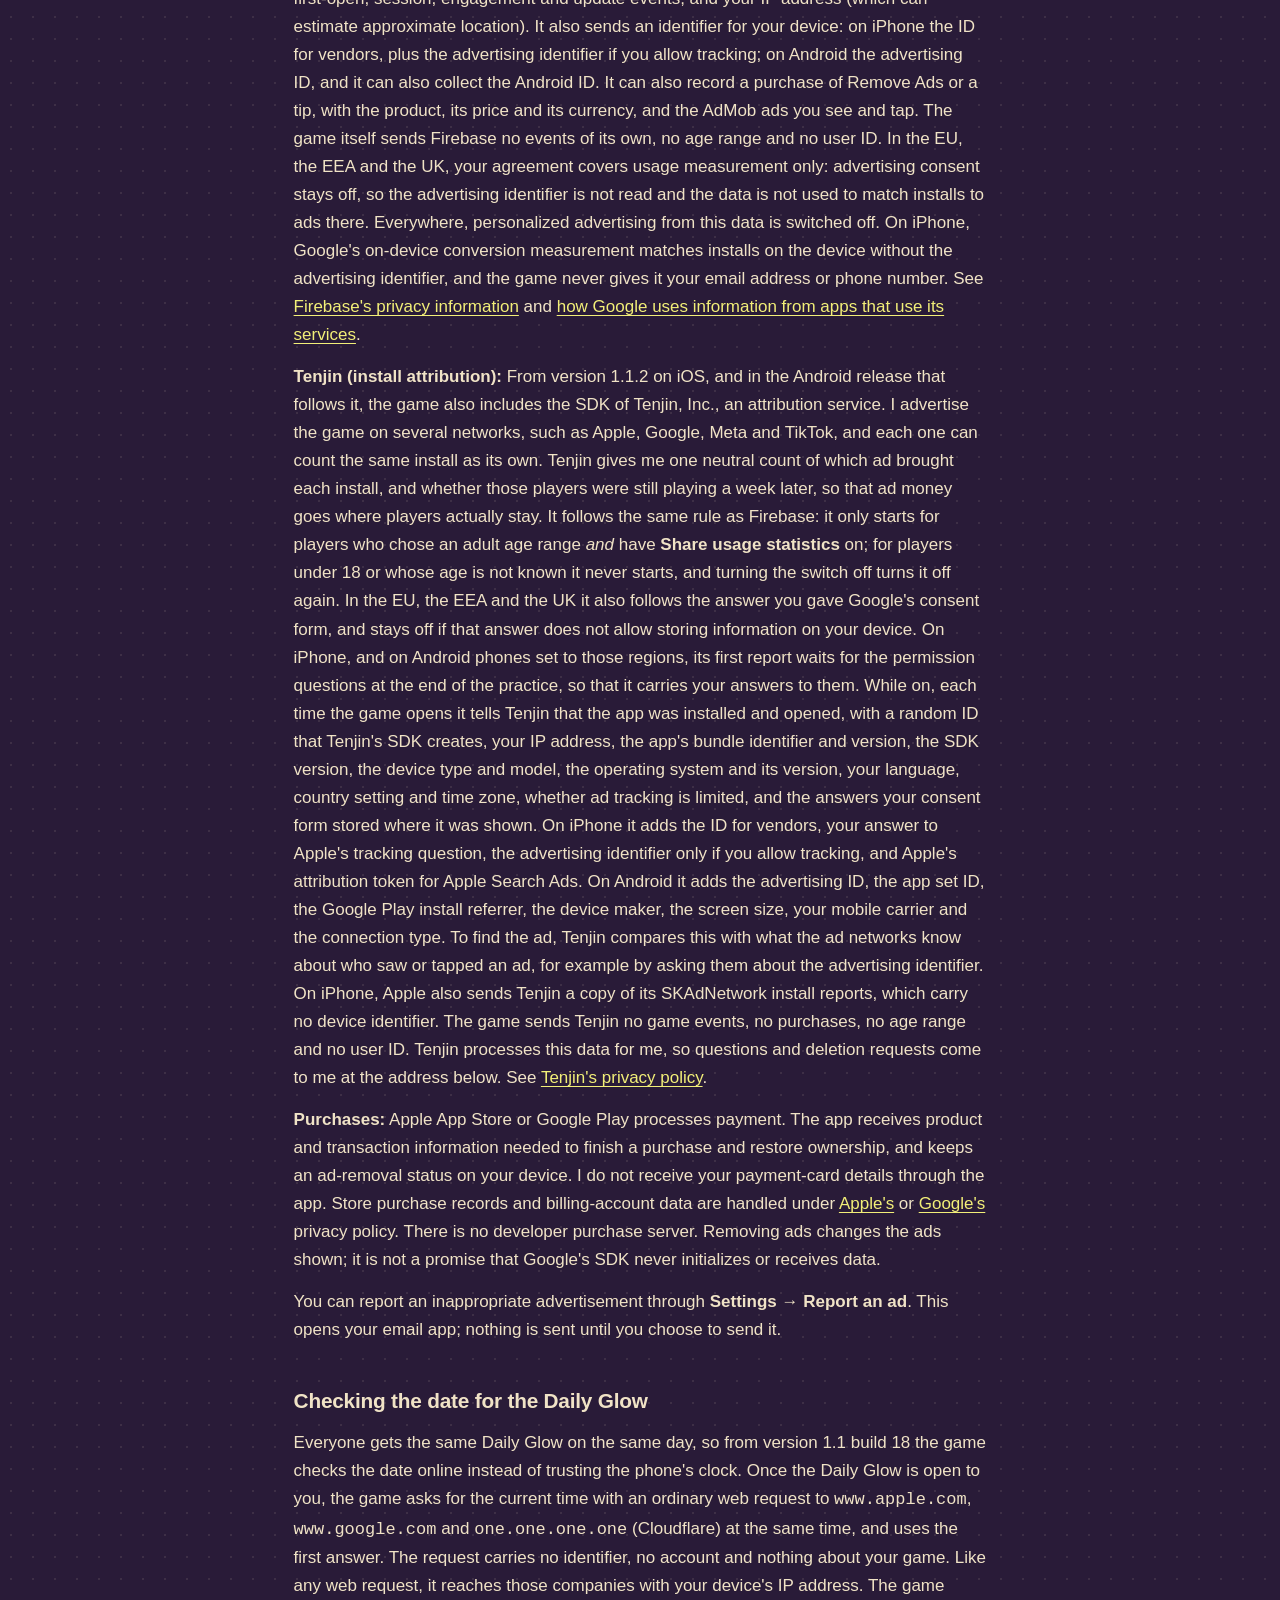
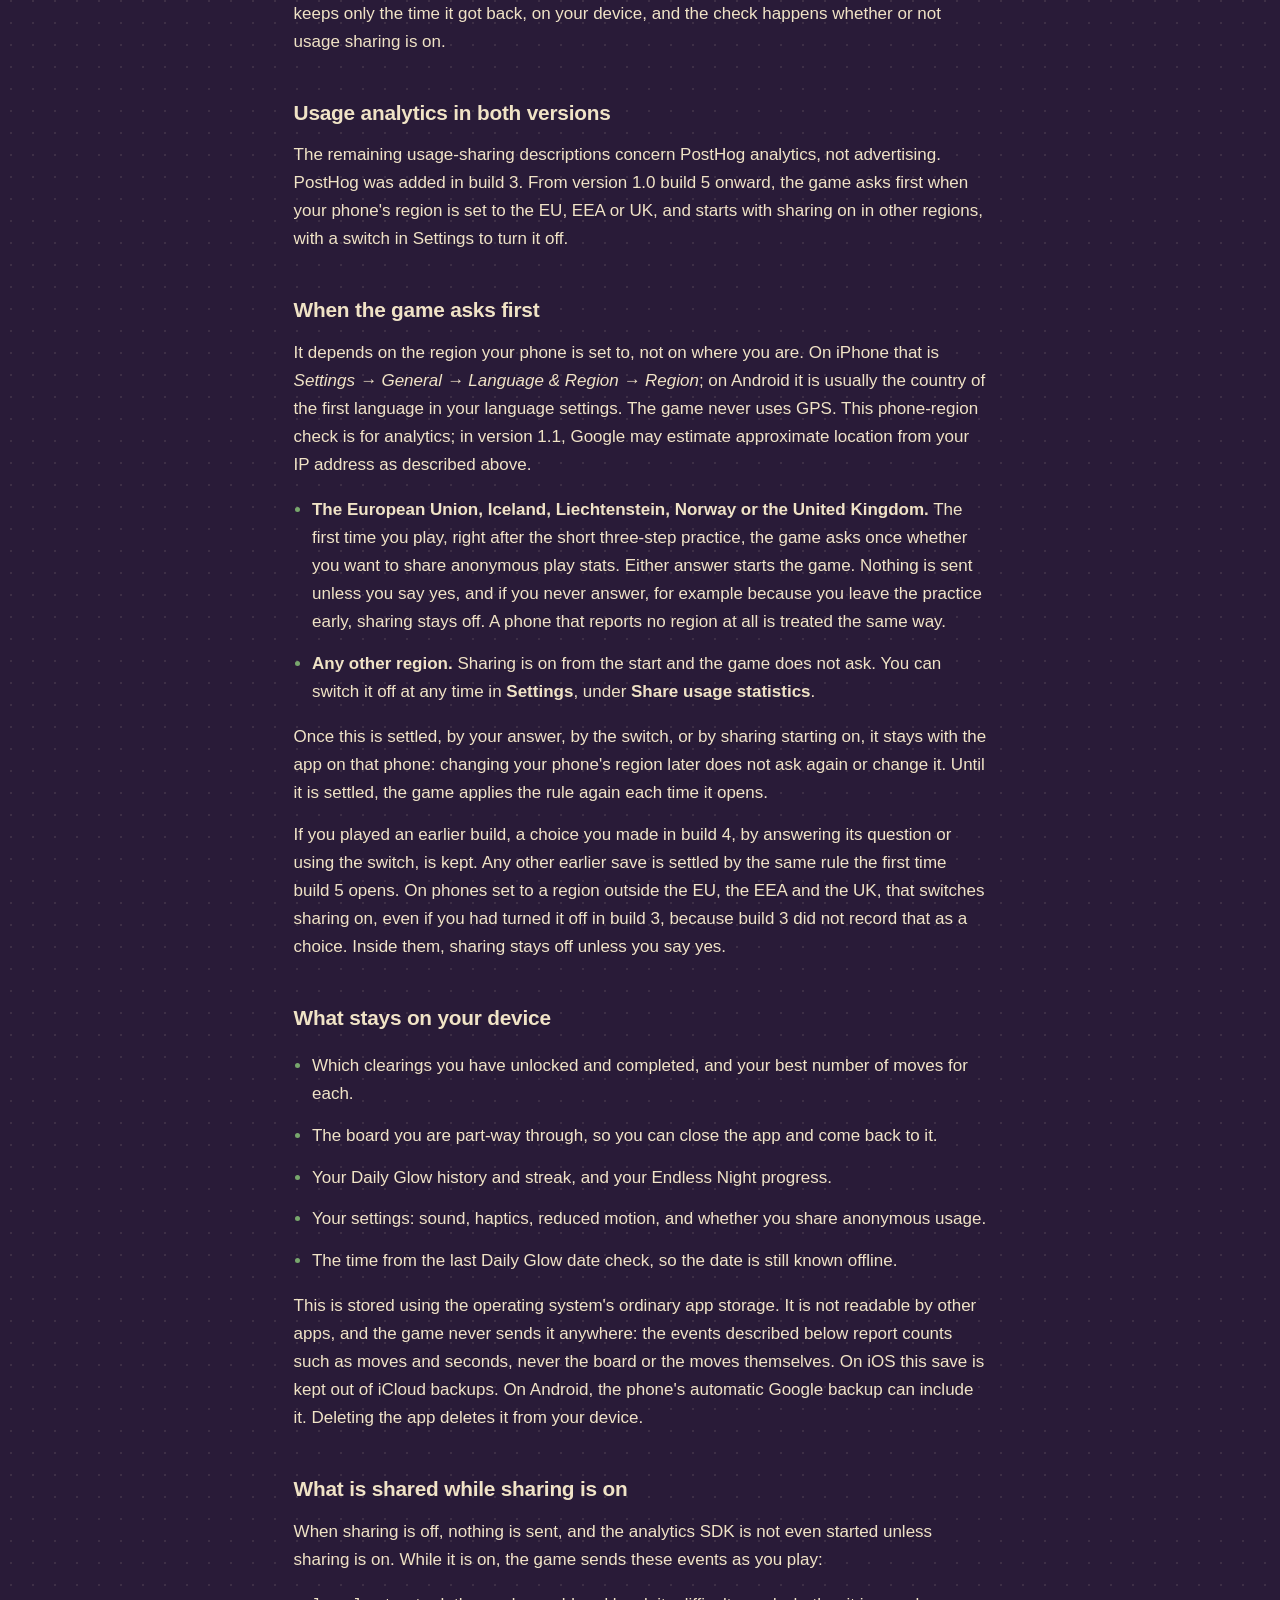
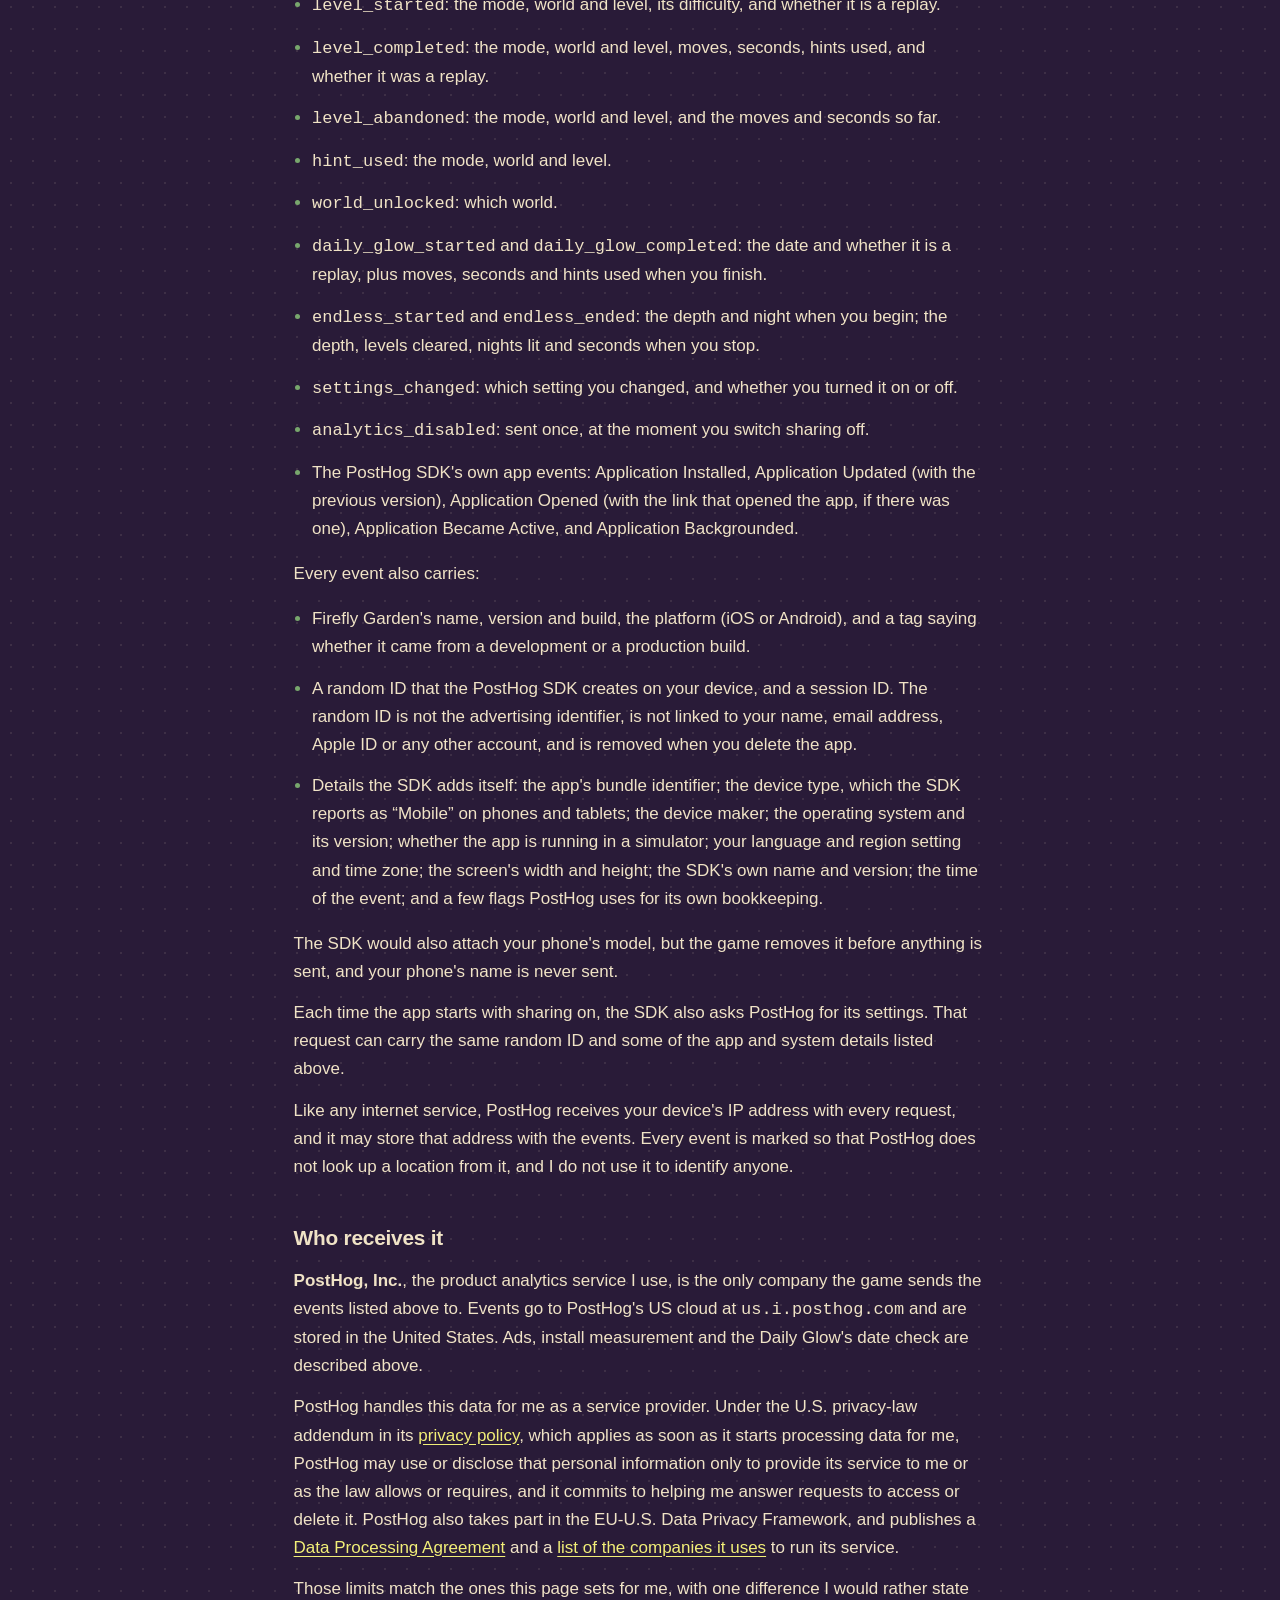
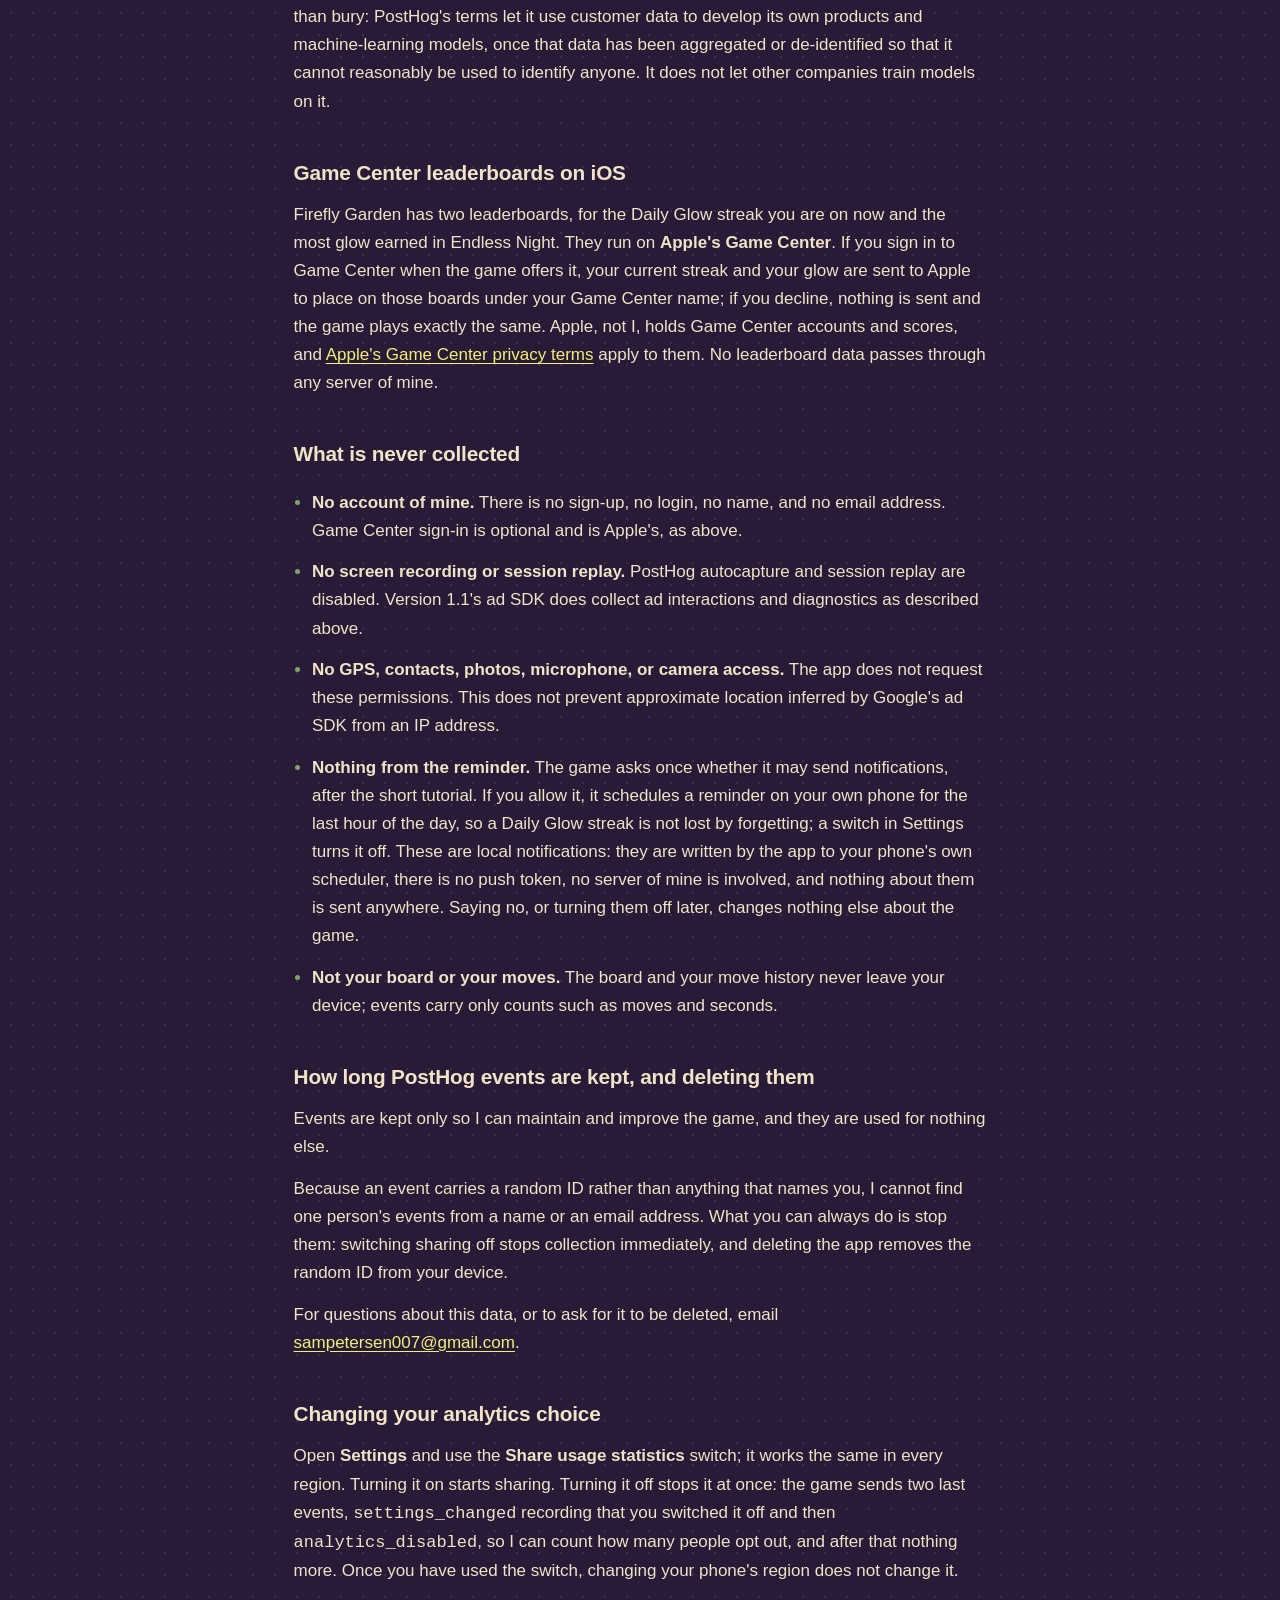
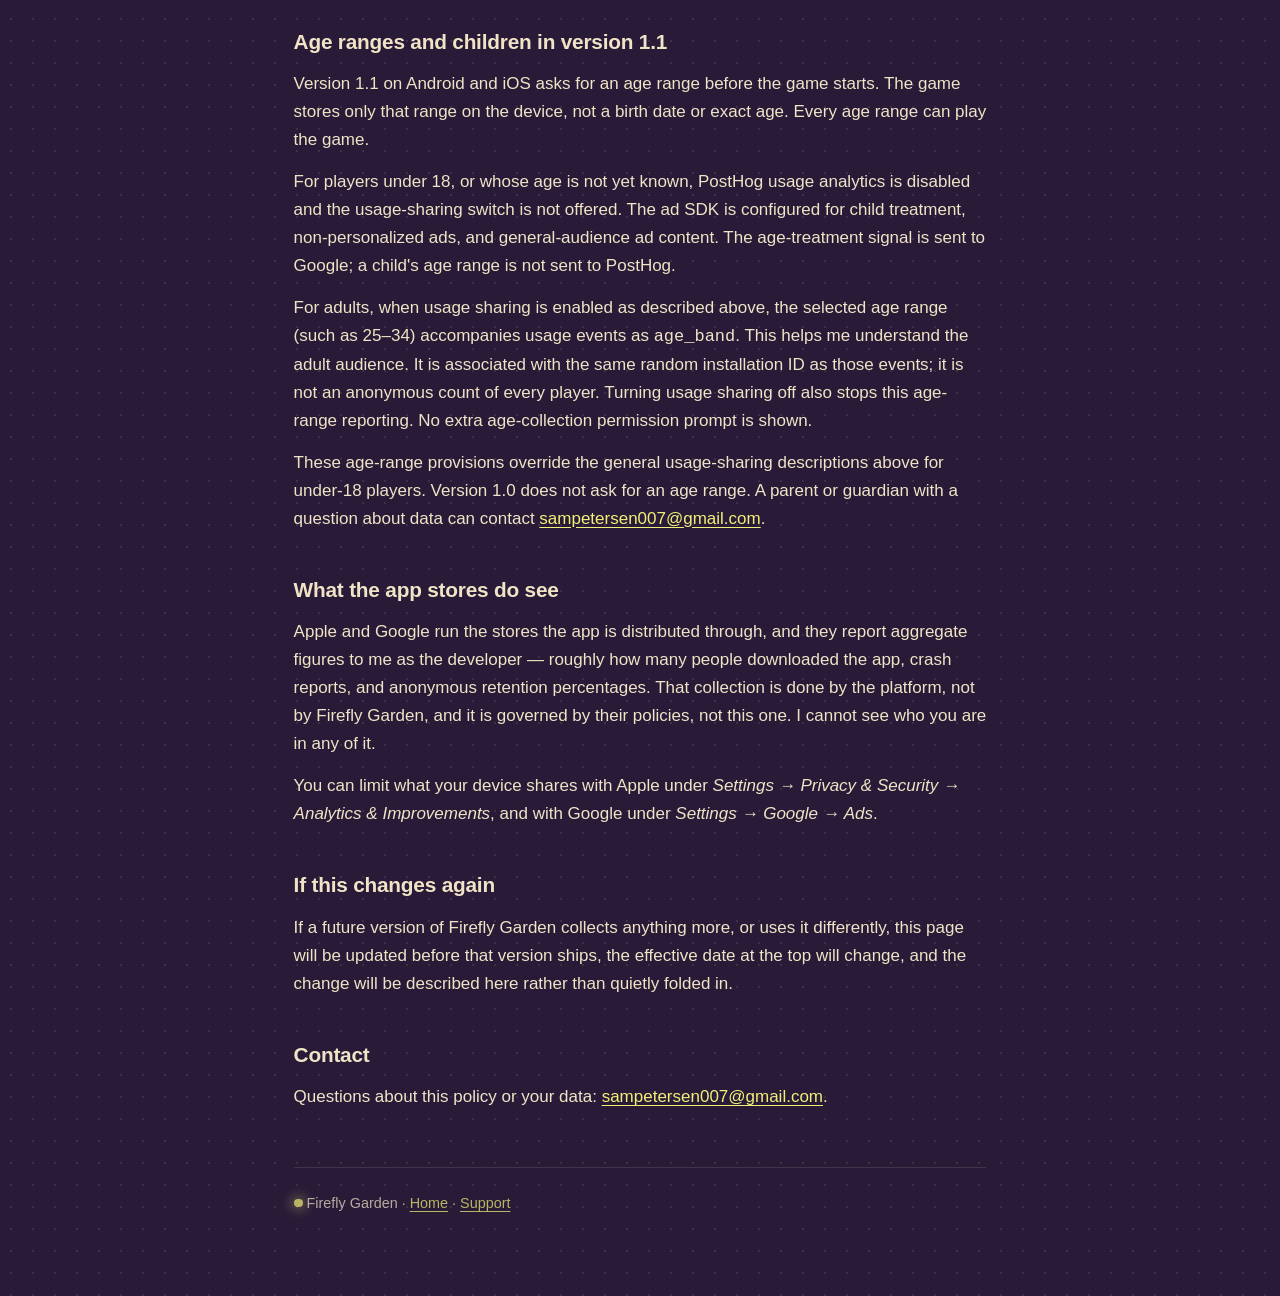
<file: privacy.html>
<!doctype html>
<html lang="en">
<head>
<meta charset="utf-8">
<meta name="viewport" content="width=device-width, initial-scale=1">
<title>Privacy Policy — Firefly Garden</title>
<meta name="description" content="How Firefly Garden stores progress, uses analytics and ads, handles purchases, and offers privacy choices.">
<link rel="stylesheet" href="style.css">
</head>
<body>
<div class="wrap">
<nav class="crumbs" aria-label="Breadcrumb"><a href="index.html">Firefly Garden</a></nav>

<header>
  <p class="kicker">Privacy Policy</p>
  <h1>Your garden, your data, your choices.</h1>
  <p class="lede">Your progress stays on your device, and no Firefly Garden account is required.
  The game uses PostHog for usage analytics, with a sharing switch in Settings. Version 1.1
  adds Google AdMob ads and optional purchases through Apple or Google. Version 1.1.2 adds
  Google Analytics for Firebase and Tenjin, which measure which ads bring players to the game.
  They only run for adults who share usage.</p>
  <p class="stamp">Effective 2 October 2026 · covers version 1.0 (build 5 onward), version 1.1 on iOS and Android, and version 1.1.2 on iOS</p>
</header>

<div class="panel">
  <p><strong>The short version.</strong> Your progress and settings stay on your device.
  While sharing is on, the game sends events such as which level you finished, in how many
  moves and seconds, to PostHog, the analytics service I use. They are filed under a random ID
  that is not linked to your name, your email address or any account. Phones set to a region
  in the EU, the EEA or the UK are asked first; phones set to any other region start with
  sharing on. Either way, the <strong>Share usage statistics</strong> switch in Settings turns
  it off, and it stops straight away. From version 1.1.2 the same switch also controls Google
  Analytics for Firebase and Tenjin, which tell me which ads bring players to the game. Neither
  runs for players under 18 or whose age is not known.</p>
</div>

<h2>Ads and purchases in version 1.1</h2>
<p>Version 1.0 has no advertising or in-app purchases. Version 1.1 includes ads between some
levels, rewarded ads for hints, an optional Remove Ads purchase, and optional tips. Test builds
may show Google's test ads. The ad SDK still connects to Google in those builds.</p>
<p><strong>Google AdMob:</strong> Google's Mobile Ads SDK can collect and share your IP address
(which can estimate approximate location), app and ad interactions, diagnostic information,
and device identifiers such as the advertising ID and app set ID. Google uses this information
for advertising, measurement, and fraud prevention. This is separate from PostHog usage
analytics. Turning off <strong>Share usage statistics</strong> stops PostHog events; it does
not disable Google's ad SDK or its data collection.</p>
<p>The app uses Google's consent form where required before requesting ads. Where available,
<strong>Settings → Ad privacy choices</strong> lets you revisit those choices. On iOS, the app
asks adults for tracking permission when applicable; declining does not block the game. On Android, advertising-ID
controls are in your device settings. The game does not request GPS location permission.
Google's SDK sends its data using HTTPS/TLS. See
<a href="https://policies.google.com/privacy">Google's Privacy Policy</a>,
<a href="https://policies.google.com/technologies/ads">Google's advertising information</a>, and
<a href="https://developers.google.com/admob/ios/privacy/data-disclosure">Google's iOS SDK data disclosures</a> and <a href="https://developers.google.com/admob/android/privacy/play-data-disclosure">Android SDK data disclosures</a>
for Google's processing and controls. Google controls the retention of data it receives;
removing this app does not itself delete data already held by Google.</p>
<p><strong>Google Analytics for Firebase (install measurement):</strong> From version 1.1.2 on
iOS, and in the Android release that follows it, the game includes Google's Firebase SDK so that
installs can be matched to the ads that led to them. It is off when the app starts and only turns
on for players who chose an adult age range <em>and</em> have <strong>Share usage statistics</strong>
on; for players under 18 or whose age is not known it never turns on, and turning the switch off
turns it off again. While on, it sends Google an app-instance ID, the app version, device and OS
type, first-open, session, engagement and update events, and your IP address (which can estimate
approximate location). It also sends an identifier for your device: on iPhone the ID for vendors,
plus the advertising identifier if you allow tracking; on Android the advertising ID, and it can
also collect the Android ID. It can also record a purchase of Remove Ads or a tip, with the
product, its price and its currency, and the AdMob ads you see and tap. The game itself sends
Firebase no events of its own, no age range and no user ID. In the EU, the EEA and the UK, your
agreement covers usage measurement only: advertising consent stays off, so the advertising
identifier is not read and the data is not used to match installs to ads there. Everywhere,
personalized advertising from this data is switched off. On iPhone, Google's on-device conversion
measurement matches installs on the device without the advertising identifier, and the game never
gives it your email address or phone number. See
<a href="https://firebase.google.com/support/privacy">Firebase's privacy information</a> and
<a href="https://policies.google.com/technologies/partner-sites">how Google uses information from
apps that use its services</a>.</p>
<p><strong>Tenjin (install attribution):</strong> From version 1.1.2 on iOS, and in the Android
release that follows it, the game also includes the SDK of Tenjin, Inc., an attribution service.
I advertise the game on several networks, such as Apple, Google, Meta and TikTok, and each one
can count the same install as its own. Tenjin gives me one neutral count of which ad brought each
install, and whether those players were still playing a week later, so that ad money goes where
players actually stay. It follows the same rule as Firebase: it only starts for players who chose
an adult age range <em>and</em> have <strong>Share usage statistics</strong> on; for players under
18 or whose age is not known it never starts, and turning the switch off turns it off again. In
the EU, the EEA and the UK it also follows the answer you gave Google's consent form, and stays
off if that answer does not allow storing information on your device. On iPhone, and on Android
phones set to those regions, its first report waits for the permission questions at the end of
the practice, so that it carries your answers to them.
While on, each time the game opens it tells Tenjin that the app was installed and opened, with a
random ID that Tenjin's SDK creates, your IP address, the app's bundle identifier and version, the
SDK version, the device type and model, the operating system and its version, your language,
country setting and time zone, whether ad tracking is limited, and the answers your consent form
stored where it was shown. On iPhone it adds the ID for vendors, your answer to Apple's tracking
question, the advertising identifier only if you allow tracking, and Apple's attribution token for
Apple Search Ads. On Android it adds the advertising ID, the app set ID, the Google Play install
referrer, the device maker, the screen size, your mobile carrier and the connection type. To find
the ad, Tenjin compares this with what the ad networks know about who saw or tapped an ad, for
example by asking them about the advertising identifier. On iPhone, Apple also sends Tenjin a copy
of its SKAdNetwork install reports, which carry no device identifier. The game sends Tenjin no
game events, no purchases, no age range and no user ID. Tenjin processes this data for me, so
questions and deletion requests come to me at the address below. See
<a href="https://tenjin.com/privacy/">Tenjin's privacy policy</a>.</p>
<p><strong>Purchases:</strong> Apple App Store or Google Play processes payment. The app receives
product and transaction information needed to finish a purchase and restore ownership, and
keeps an ad-removal status on your device. I do not receive your payment-card details through
the app. Store purchase records and billing-account data are handled under
<a href="https://www.apple.com/legal/privacy/">Apple's</a> or
<a href="https://policies.google.com/privacy">Google's</a> privacy policy. There is no developer
purchase server. Removing ads changes the ads shown; it is not a promise that Google's SDK
never initializes or receives data.</p>

<p>You can report an inappropriate advertisement through <strong>Settings → Report an ad</strong>. This opens your email app; nothing is sent until you choose to send it.</p>

<h2>Checking the date for the Daily Glow</h2>
<p>Everyone gets the same Daily Glow on the same day, so from version 1.1 build 18 the game
checks the date online instead of trusting the phone's clock. Once the Daily Glow is open to
you, the game asks for the current time with an ordinary web request to
<code>www.apple.com</code>, <code>www.google.com</code> and <code>one.one.one.one</code>
(Cloudflare) at the same time, and uses the first answer. The request carries no identifier,
no account and nothing about your game. Like any web request, it reaches those companies with
your device's IP address. The game keeps only the time it got back, on your device, and the
check happens whether or not usage sharing is on.</p>

<h2>Usage analytics in both versions</h2>
<p>The remaining usage-sharing descriptions concern PostHog analytics, not advertising.
PostHog was added in build 3. From version 1.0 build 5 onward, the game asks first when your
phone's region is set to the EU, EEA or UK, and starts with sharing on in other regions, with
a switch in Settings to turn it off.</p>

<h2>When the game asks first</h2>
<p>It depends on the region your phone is set to, not on where you are. On iPhone that is
<em>Settings → General → Language &amp; Region → Region</em>; on Android it is usually the
country of the first language in your language settings. The game never uses GPS. This phone-region check is for analytics; in version 1.1, Google may estimate approximate location from your IP address as described above.</p>
<ul>
  <li><strong>The European Union, Iceland, Liechtenstein, Norway or the United Kingdom.</strong>
  The first time you play, right after the short three-step practice, the game asks once
  whether you want to share anonymous play stats. Either answer starts the game. Nothing is sent
  unless you say yes, and if you never answer, for example because you leave the practice early,
  sharing stays off. A phone that reports no region at all is treated the same way.</li>
  <li><strong>Any other region.</strong> Sharing is on from the start and the game does not
  ask. You can switch it off at any time in <strong>Settings</strong>, under
  <strong>Share usage statistics</strong>.</li>
</ul>
<p>Once this is settled, by your answer, by the switch, or by sharing starting on, it stays with
the app on that phone: changing your phone's region later does not ask again or change it.
Until it is settled, the game applies the rule again each time it opens.</p>
<p>If you played an earlier build, a choice you made in build 4, by answering its question or
using the switch, is kept. Any other earlier save is settled by the same rule the first time
build 5 opens. On phones set to a region outside the EU, the EEA and the UK, that switches
sharing on, even if you had turned it off in build 3, because build 3 did not record that as a
choice. Inside them, sharing stays off unless you say yes.</p>

<h2>What stays on your device</h2>
<ul>
  <li>Which clearings you have unlocked and completed, and your best number of moves for each.</li>
  <li>The board you are part-way through, so you can close the app and come back to it.</li>
  <li>Your Daily Glow history and streak, and your Endless Night progress.</li>
  <li>Your settings: sound, haptics, reduced motion, and whether you share anonymous usage.</li>
  <li>The time from the last Daily Glow date check, so the date is still known offline.</li>
</ul>
<p>This is stored using the operating system's ordinary app storage. It is not readable by
other apps, and the game never sends it anywhere: the events described below report counts
such as moves and seconds, never the board or the moves themselves. On iOS this save is kept
out of iCloud backups. On Android, the phone's automatic Google backup can include it.
Deleting the app deletes it from your device.</p>

<h2>What is shared while sharing is on</h2>
<p>When sharing is off, nothing is sent, and the analytics SDK is not even started unless
sharing is on. While it is on, the game sends these events as you play:</p>
<ul>
  <li><code>level_started</code>: the mode, world and level, its difficulty, and whether it is a replay.</li>
  <li><code>level_completed</code>: the mode, world and level, moves, seconds, hints used, and whether it was a replay.</li>
  <li><code>level_abandoned</code>: the mode, world and level, and the moves and seconds so far.</li>
  <li><code>hint_used</code>: the mode, world and level.</li>
  <li><code>world_unlocked</code>: which world.</li>
  <li><code>daily_glow_started</code> and <code>daily_glow_completed</code>: the date and
  whether it is a replay, plus moves, seconds and hints used when you finish.</li>
  <li><code>endless_started</code> and <code>endless_ended</code>: the depth and night when
  you begin; the depth, levels cleared, nights lit and seconds when you stop.</li>
  <li><code>settings_changed</code>: which setting you changed, and whether you turned it on or off.</li>
  <li><code>analytics_disabled</code>: sent once, at the moment you switch sharing off.</li>
  <li>The PostHog SDK's own app events: Application Installed, Application Updated (with the
  previous version), Application Opened (with the link that opened the app, if there was
  one), Application Became Active, and Application Backgrounded.</li>
</ul>
<p>Every event also carries:</p>
<ul>
  <li>Firefly Garden's name, version and build, the platform (iOS or Android), and a tag
  saying whether it came from a development or a production build.</li>
  <li>A random ID that the PostHog SDK creates on your device, and a session ID. The random ID
  is not the advertising identifier, is not linked to your name, email address, Apple ID or
  any other account, and is removed when you delete the app.</li>
  <li>Details the SDK adds itself: the app's bundle identifier; the device type, which the SDK
  reports as “Mobile” on phones and tablets; the device maker; the operating system and its
  version; whether the app is running in a simulator; your language and region setting and
  time zone; the screen's width and height; the SDK's own name and version; the time of the
  event; and a few flags PostHog uses for its own bookkeeping.</li>
</ul>
<p>The SDK would also attach your phone's model, but the game removes it before anything is
sent, and your phone's name is never sent.</p>
<p>Each time the app starts with sharing on, the SDK also asks PostHog for its settings. That
request can carry the same random ID and some of the app and system details listed above.</p>
<p>Like any internet service, PostHog receives your device's IP address with every request,
and it may store that address with the events. Every event is marked so that PostHog does not
look up a location from it, and I do not use it to identify anyone.</p>

<h2>Who receives it</h2>
<p><strong>PostHog, Inc.</strong>, the product analytics service I use, is the only company
the game sends the events listed above to. Events go to PostHog's US cloud at <code>us.i.posthog.com</code>
and are stored in the United States. Ads, install measurement and the Daily Glow's date check are described above.</p>
<p>PostHog handles this data for me as a service provider. Under the U.S. privacy-law
addendum in its <a href="https://posthog.com/privacy">privacy policy</a>, which applies as soon
as it starts processing data for me, PostHog may use or disclose that personal information
only to provide its service to me or as the law allows or requires, and it commits to helping
me answer requests to access or delete it. PostHog also takes part in the EU-U.S. Data Privacy
Framework, and publishes a <a href="https://posthog.com/dpa">Data Processing Agreement</a> and
a <a href="https://posthog.com/subprocessors">list of the companies it uses</a> to run its
service.</p>
<p>Those limits match the ones this page sets for me, with one difference I would rather state
than bury: PostHog's terms let it use customer data to develop its own products and
machine-learning models, once that data has been aggregated or de-identified so that it cannot
reasonably be used to identify anyone. It does not let other companies train models on it.</p>

<h2>Game Center leaderboards on iOS</h2>
<p>Firefly Garden has two leaderboards, for the Daily Glow streak you are on now and the most
glow earned in Endless Night. They run on <strong>Apple's Game Center</strong>. If you sign in
to Game Center when the game offers it, your current streak and your glow are sent to Apple to
place on those boards under your Game Center name; if you decline, nothing is sent and the game plays
exactly the same. Apple, not I, holds Game Center accounts and scores, and
<a href="https://www.apple.com/legal/privacy/data/en/game-center/">Apple's Game Center privacy
terms</a> apply to them. No leaderboard data passes through any server of mine.</p>

<h2>What is never collected</h2>
<ul>
  <li><strong>No account of mine.</strong> There is no sign-up, no login, no name, and no email address. Game Center sign-in is optional and is Apple's, as above.</li>
  <li><strong>No screen recording or session replay.</strong> PostHog autocapture and session
  replay are disabled. Version 1.1's ad SDK does collect ad interactions and diagnostics as
  described above.</li>
  <li><strong>No GPS, contacts, photos, microphone, or camera access.</strong> The app does not
  request these permissions. This does not prevent approximate location inferred by Google's
  ad SDK from an IP address.</li>
  <li><strong>Nothing from the reminder.</strong> The game asks once whether it may send
  notifications, after the short tutorial. If you allow it, it schedules a reminder on your
  own phone for the last hour of the day, so a Daily Glow streak is not lost by forgetting;
  a switch in Settings turns it off. These are local notifications: they are written by the
  app to your phone's own scheduler, there is no push token, no server of mine is involved,
  and nothing about them is sent anywhere. Saying no, or turning them off later, changes
  nothing else about the game.</li>
  <li><strong>Not your board or your moves.</strong> The board and your move history never
  leave your device; events carry only counts such as moves and seconds.</li>
</ul>

<h2>How long PostHog events are kept, and deleting them</h2>
<p>Events are kept only so I can maintain and improve the game, and they are used for nothing
else.</p>
<p>Because an event carries a random ID rather than anything that names you, I cannot find one
person's events from a name or an email address. What you can always do is stop them:
switching sharing off stops collection immediately, and deleting the app removes the random ID
from your device.</p>
<p>For questions about this data, or to ask for it to be deleted, email
<a href="mailto:sampetersen007@gmail.com">sampetersen007@gmail.com</a>.</p>

<h2>Changing your analytics choice</h2>
<p>Open <strong>Settings</strong> and use the <strong>Share usage statistics</strong> switch; it
works the same in every region. Turning it on starts sharing. Turning it off stops it at once:
the game sends two last events, <code>settings_changed</code> recording that you switched it
off and then <code>analytics_disabled</code>, so I can count how many people opt out, and after
that nothing more. Once you have used the switch, changing your phone's region does not change
it.</p>

<h2>Age ranges and children in version 1.1</h2>
<p>Version 1.1 on Android and iOS asks for an age range before the game starts. The game stores only
that range on the device, not a birth date or exact age. Every age range can play the game.</p>
<p>For players under 18, or whose age is not yet known, PostHog usage analytics is disabled
and the usage-sharing switch is not offered. The ad SDK is configured for child treatment,
non-personalized ads, and general-audience ad content. The age-treatment signal is sent to
Google; a child's age range is not sent to PostHog.</p>
<p>For adults, when usage sharing is enabled as described above, the selected age range
(such as 25–34) accompanies usage events as <code>age_band</code>. This helps me understand
the adult audience. It is associated with the same random installation ID as those events;
it is not an anonymous count of every player. Turning usage sharing off also stops this
age-range reporting. No extra age-collection permission prompt is shown.</p>
<p>These age-range provisions override the general usage-sharing descriptions above for
under-18 players. Version 1.0 does not ask for an age range. A parent or guardian with a question about data can contact
<a href="mailto:sampetersen007@gmail.com">sampetersen007@gmail.com</a>.</p>

<h2>What the app stores do see</h2>
<p>Apple and Google run the stores the app is distributed through, and they report
aggregate figures to me as the developer — roughly how many people downloaded the app,
crash reports, and anonymous retention percentages. That collection is done by the
platform, not by Firefly Garden, and it is governed by their policies, not this one.
I cannot see who you are in any of it.</p>
<p>You can limit what your device shares with Apple under
<em>Settings → Privacy &amp; Security → Analytics &amp; Improvements</em>, and with
Google under <em>Settings → Google → Ads</em>.</p>

<h2>If this changes again</h2>
<p>If a future version of Firefly Garden collects anything more, or uses it differently, this
page will be updated before that version ships, the effective date at the top will change,
and the change will be described here rather than quietly folded in.</p>

<h2>Contact</h2>
<p>Questions about this policy or your data: <a href="mailto:sampetersen007@gmail.com">sampetersen007@gmail.com</a>.</p>

<footer>
  <span class="firefly" aria-hidden="true"></span>
  Firefly Garden · <a href="index.html">Home</a> · <a href="support.html">Support</a>
</footer>
</div>
</body>
</html>
</file>
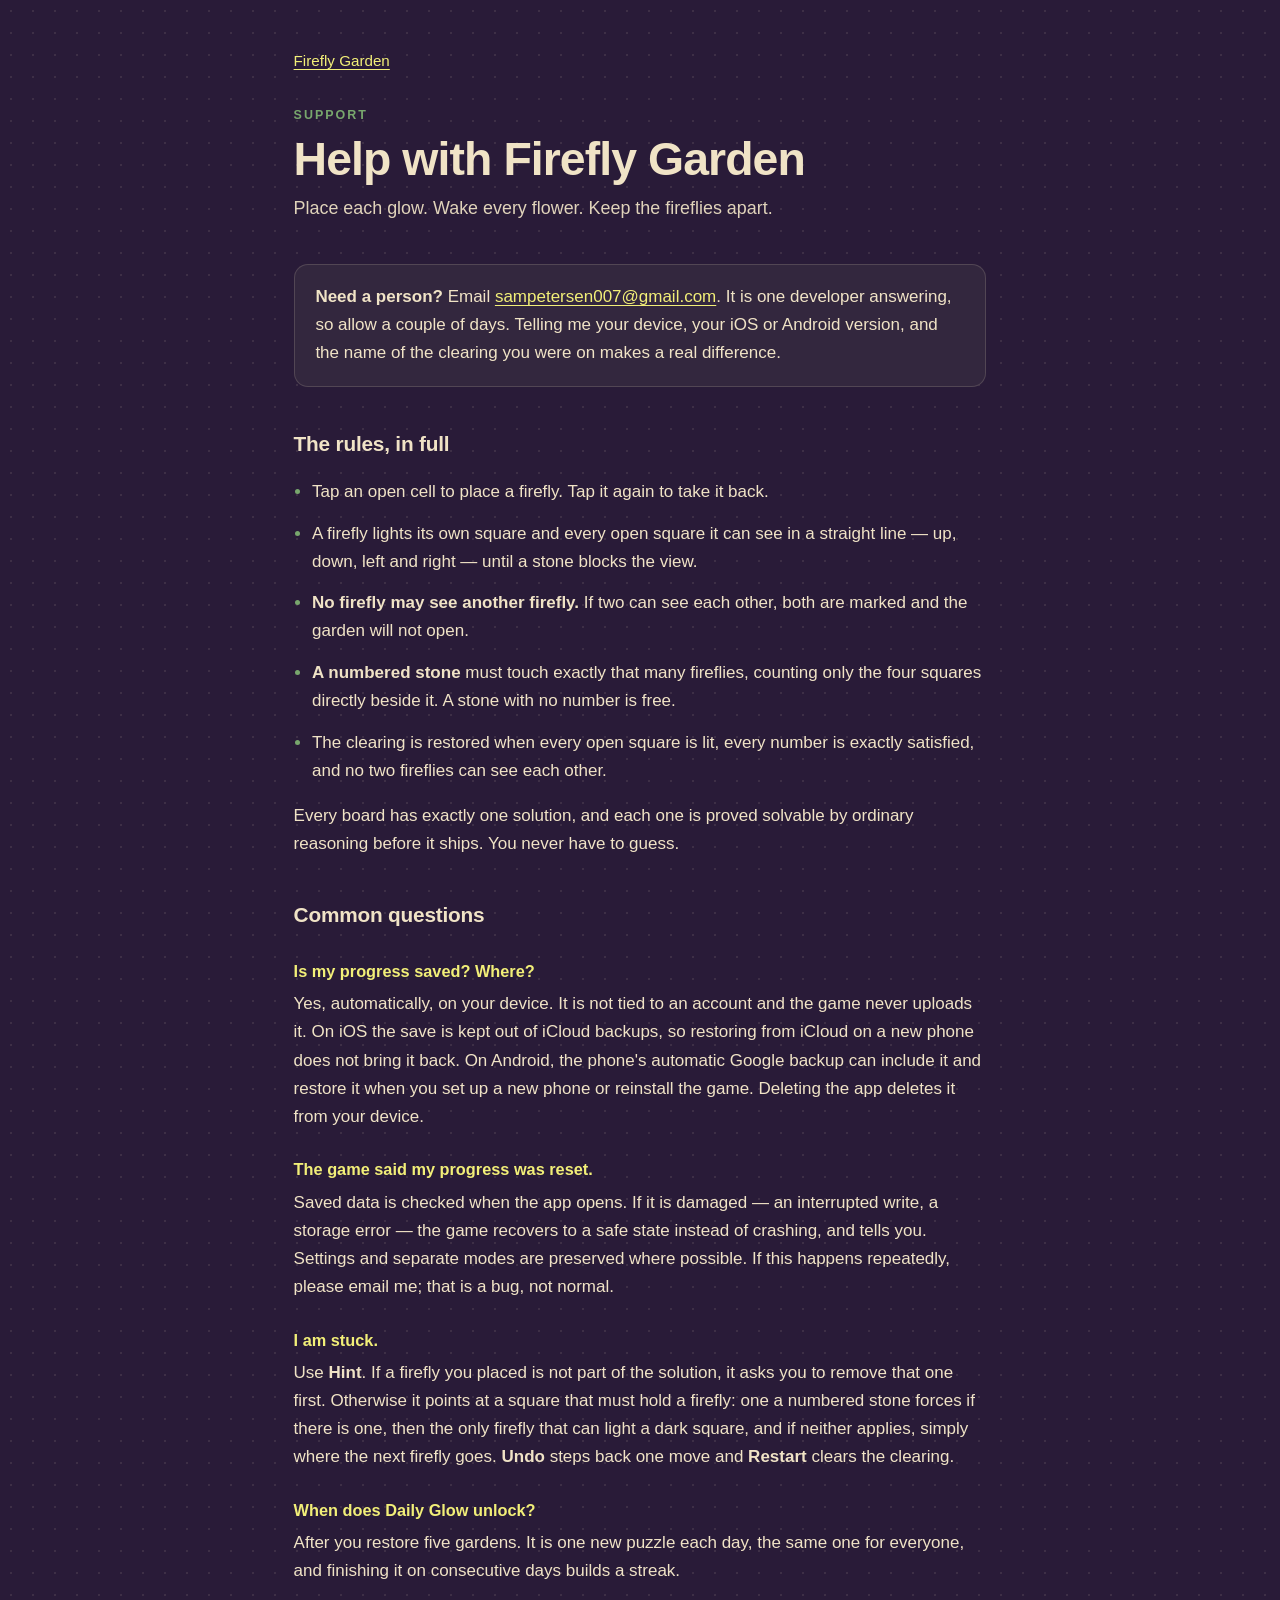
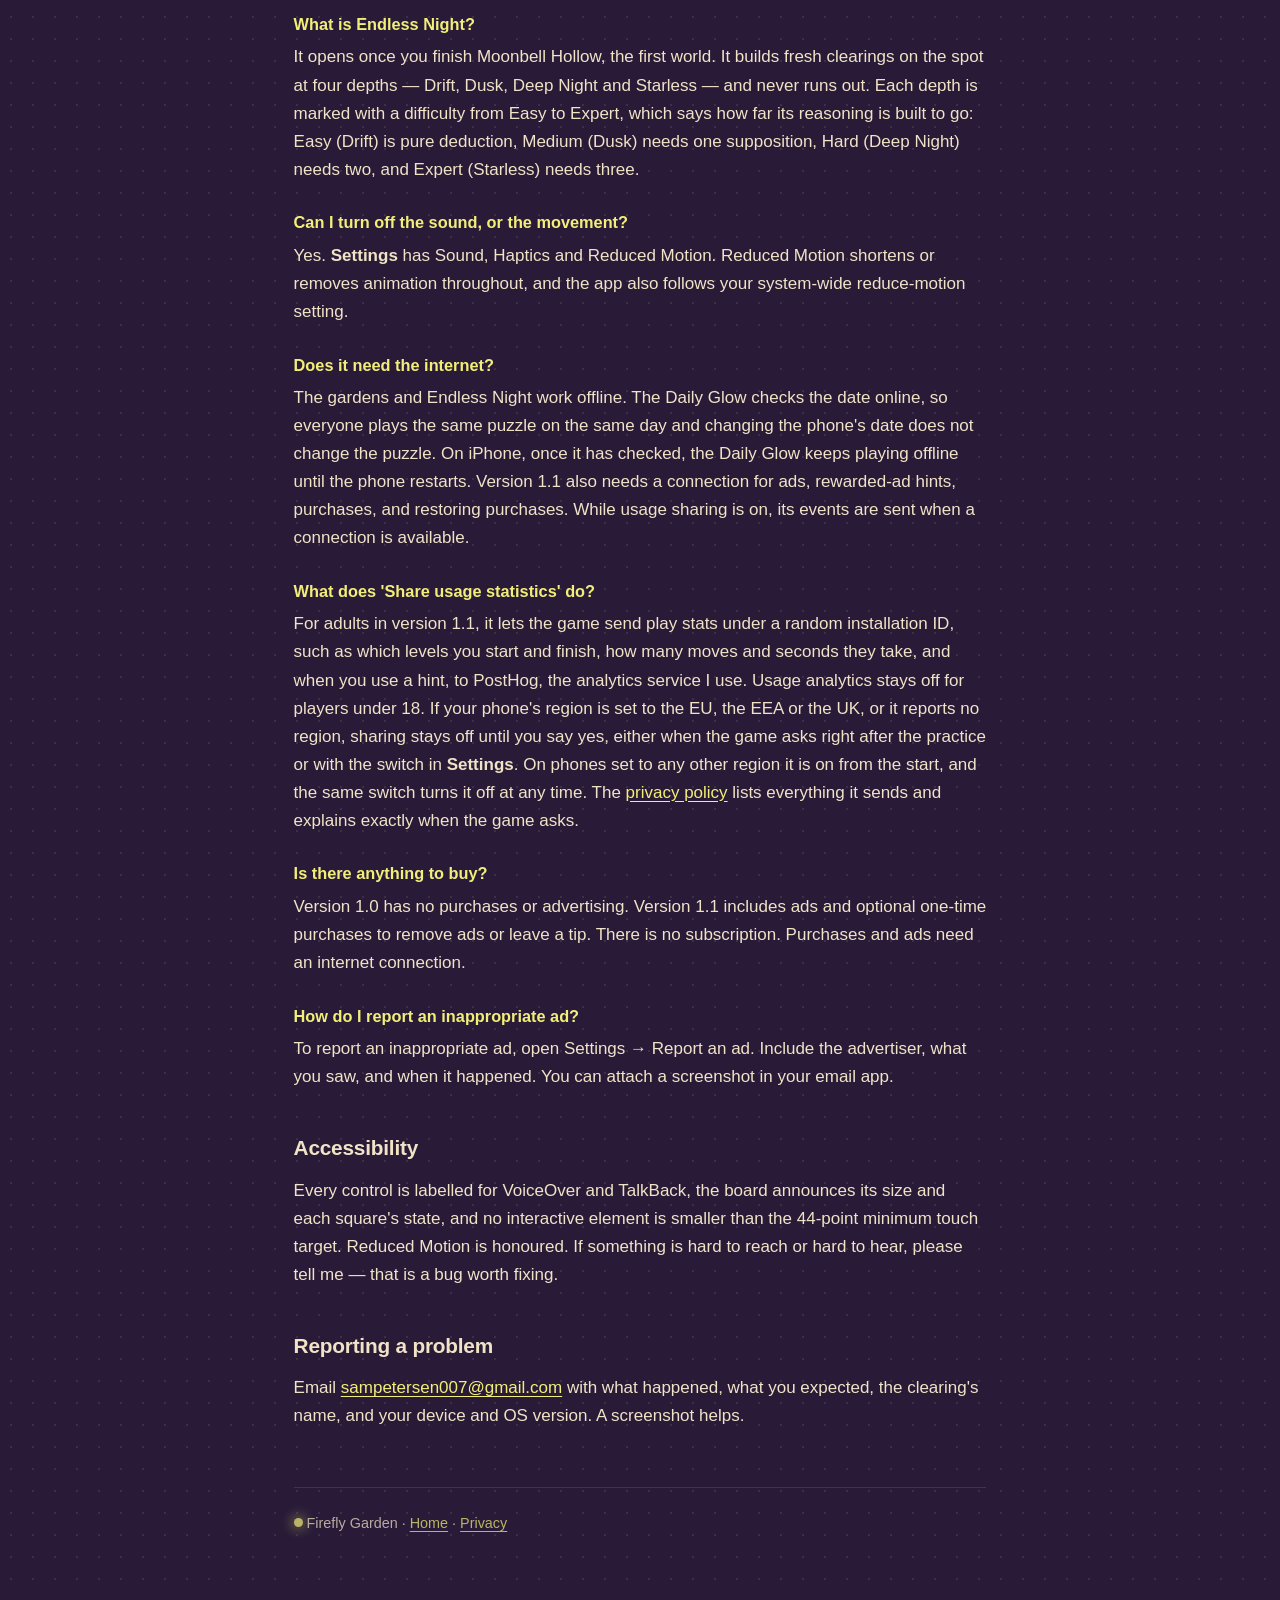
<file: support.html>
<!doctype html>
<html lang="en">
<head>
<meta charset="utf-8">
<meta name="viewport" content="width=device-width, initial-scale=1">
<title>Support — Firefly Garden</title>
<meta name="description" content="How to play Firefly Garden, answers to common questions, and how to get help.">
<meta name="apple-itunes-app" content="app-id=6807141948">
<link rel="stylesheet" href="style.css">
</head>
<body>
<div class="wrap">
<nav class="crumbs" aria-label="Breadcrumb"><a href="index.html">Firefly Garden</a></nav>

<header>
  <p class="kicker">Support</p>
  <h1>Help with Firefly Garden</h1>
  <p class="lede">Place each glow. Wake every flower. Keep the fireflies apart.</p>
</header>

<div class="panel">
  <p><strong>Need a person?</strong> Email <a href="mailto:sampetersen007@gmail.com">sampetersen007@gmail.com</a>.
  It is one developer answering, so allow a couple of days. Telling me your device, your
  iOS or Android version, and the name of the clearing you were on makes a real difference.</p>
</div>

<h2>The rules, in full</h2>
<ul>
  <li>Tap an open cell to place a firefly. Tap it again to take it back.</li>
  <li>A firefly lights its own square and every open square it can see in a straight
  line — up, down, left and right — until a stone blocks the view.</li>
  <li><strong>No firefly may see another firefly.</strong> If two can see each other, both
  are marked and the garden will not open.</li>
  <li><strong>A numbered stone</strong> must touch exactly that many fireflies, counting
  only the four squares directly beside it. A stone with no number is free.</li>
  <li>The clearing is restored when every open square is lit, every number is exactly
  satisfied, and no two fireflies can see each other.</li>
</ul>
<p>Every board has exactly one solution, and each one is proved solvable by ordinary
reasoning before it ships. You never have to guess.</p>

<h2>Common questions</h2>

<h3>Is my progress saved? Where?</h3>
<p>Yes, automatically, on your device. It is not tied to an account and the game never
uploads it. On iOS the save is kept out of iCloud backups, so restoring from iCloud on a new
phone does not bring it back. On Android, the phone's automatic Google backup can include it
and restore it when you set up a new phone or reinstall the game. Deleting the app deletes it
from your device.</p>

<h3>The game said my progress was reset.</h3>
<p>Saved data is checked when the app opens. If it is damaged — an interrupted write, a
storage error — the game recovers to a safe state instead of crashing, and tells you.
Settings and separate modes are preserved where possible. If this happens repeatedly,
please email me; that is a bug, not normal.</p>

<h3>I am stuck.</h3>
<p>Use <strong>Hint</strong>. If a firefly you placed is not part of the solution, it asks you
to remove that one first. Otherwise it points at a square that must hold a firefly: one a
numbered stone forces if there is one, then the only firefly that can light a dark square,
and if neither applies, simply where the next firefly goes. <strong>Undo</strong> steps back
one move and <strong>Restart</strong> clears the clearing.</p>

<h3>When does Daily Glow unlock?</h3>
<p>After you restore five gardens. It is one new puzzle each day, the same one for
everyone, and finishing it on consecutive days builds a streak.</p>

<h3>What is Endless Night?</h3>
<p>It opens once you finish Moonbell Hollow, the first world. It builds fresh clearings
on the spot at four depths — Drift, Dusk, Deep Night and Starless — and never runs out.
Each depth is marked with a difficulty from Easy to Expert, which says how far its reasoning
is built to go: Easy (Drift) is pure deduction, Medium (Dusk) needs one supposition, Hard
(Deep Night) needs two, and Expert (Starless) needs three.</p>

<h3>Can I turn off the sound, or the movement?</h3>
<p>Yes. <strong>Settings</strong> has Sound, Haptics and Reduced Motion. Reduced Motion
shortens or removes animation throughout, and the app also follows your system-wide
reduce-motion setting.</p>

<h3>Does it need the internet?</h3>
<p>The gardens and Endless Night work offline. The Daily Glow checks the date online, so everyone plays the same puzzle on the same day and changing the phone's date does not change the puzzle. On iPhone, once it has checked, the Daily Glow keeps playing offline until the phone restarts. Version 1.1 also needs a connection for ads, rewarded-ad hints, purchases, and restoring purchases. While usage sharing is on, its events are sent when a connection is available.</p>

<h3>What does 'Share usage statistics' do?</h3>
<p>For adults in version 1.1, it lets the game send play stats under a random installation ID, such as which levels you start and finish, how
many moves and seconds they take, and when you use a hint, to PostHog, the analytics service
I use. Usage analytics stays off for players under 18. If your phone's region is set to the EU, the EEA or the UK, or it reports no region,
sharing stays off until you say yes, either when the game asks right after the practice or
with the switch in <strong>Settings</strong>. On phones set to any other region it is on from
the start, and the same switch turns it off at any time. The
<a href="privacy.html">privacy policy</a> lists everything it sends and explains exactly when
the game asks.</p>

<h3>Is there anything to buy?</h3>
<p>Version 1.0 has no purchases or advertising. Version 1.1 includes ads and optional one-time purchases to remove ads or leave a tip. There is no subscription. Purchases and ads need an internet connection.</p>

<h3>How do I report an inappropriate ad?</h3>
<p>To report an inappropriate ad, open Settings → Report an ad. Include the advertiser, what you saw, and when it happened. You can attach a screenshot in your email app.</p>

<h2>Accessibility</h2>
<p>Every control is labelled for VoiceOver and TalkBack, the board announces its size and
each square's state, and no interactive element is smaller than the 44-point minimum
touch target. Reduced Motion is honoured. If something is hard to reach or hard to hear,
please tell me — that is a bug worth fixing.</p>

<h2>Reporting a problem</h2>
<p>Email <a href="mailto:sampetersen007@gmail.com">sampetersen007@gmail.com</a> with what happened, what you
expected, the clearing's name, and your device and OS version. A screenshot helps.</p>

<footer>
  <span class="firefly" aria-hidden="true"></span>
  Firefly Garden · <a href="index.html">Home</a> · <a href="privacy.html">Privacy</a>
</footer>
</div>
</body>
</html>
</file>
<file: style.css>
/* Moonbell Hollow, the palette the game actually renders. */
:root {
  --bg: #291B38;
  --panel: #33273E;
  --ground: #193B38;
  --ink: #F0E3C6;
  --light: #F2EF78;
  --accent: #78A76D;
  --rule: rgba(240, 227, 198, 0.16);
}
* { box-sizing: border-box; }
html { -webkit-text-size-adjust: 100%; }
body {
  margin: 0;
  background: var(--bg);
  color: var(--ink);
  font: 17px/1.65 ui-sans-serif, -apple-system, BlinkMacSystemFont, "Segoe UI", Roboto, sans-serif;
  /* The dotted night the app draws behind every screen. */
  background-image: radial-gradient(rgba(240, 227, 198, 0.10) 0.8px, transparent 0.8px);
  background-size: 22px 22px;
}
.wrap { max-width: 46rem; margin: 0 auto; padding: 3rem 1.35rem 5rem; }
a { color: var(--light); text-underline-offset: 3px; }
a:hover { color: #fff; }
:focus-visible { outline: 3px solid var(--light); outline-offset: 3px; border-radius: 4px; }
header { margin-bottom: 2.5rem; }
.kicker {
  font-size: 0.78rem; letter-spacing: 0.16em; text-transform: uppercase;
  color: var(--accent); font-weight: 700; margin: 0 0 0.5rem;
}
h1 { font-size: clamp(2rem, 7vw, 2.9rem); line-height: 1.1; margin: 0 0 0.6rem; letter-spacing: -0.02em; }
h2 { font-size: 1.3rem; margin: 2.5rem 0 0.7rem; letter-spacing: -0.01em; }
h3 { font-size: 1.02rem; margin: 1.6rem 0 0.35rem; color: var(--light); }
p, li { margin: 0 0 0.85rem; }
ul { padding-left: 1.15rem; }
li::marker { color: var(--accent); }
.lede { font-size: 1.12rem; opacity: 0.92; }
.panel {
  background: var(--panel); border: 1px solid var(--rule);
  border-radius: 14px; padding: 1.15rem 1.3rem; margin: 1.5rem 0;
}
.panel > :last-child { margin-bottom: 0; }
.stamp { font-size: 0.9rem; opacity: 0.62; }
nav.crumbs { margin-bottom: 2rem; font-size: 0.95rem; }
nav.crumbs a { margin-right: 1.1rem; }
footer {
  margin-top: 3.5rem; padding-top: 1.5rem;
  border-top: 1px solid var(--rule); font-size: 0.9rem; opacity: 0.72;
}
.firefly { display: inline-block; width: 0.62em; height: 0.62em; border-radius: 50%;
  background: var(--light); box-shadow: 0 0 12px 3px rgba(242, 239, 120, 0.45); vertical-align: 0.06em; }
@media (prefers-reduced-motion: no-preference) {
  .firefly { animation: glow 3.6s ease-in-out infinite; }
  @keyframes glow { 0%, 100% { opacity: 1; } 50% { opacity: 0.45; } }
}

/* ------------------------------------------------------------------------
   The home page and the press kit. Everything below is scoped to
   .home and .press, so support.html and privacy.html render as before.
   The display face is Shantell Sans ExtraBold, the face the game and its
   store screenshots use (SIL OFL 1.1, fonts/OFL.txt), cut to Latin.
   ------------------------------------------------------------------------ */
@font-face {
  font-family: "Shantell Sans";
  font-style: normal;
  font-weight: 800;
  font-display: swap;
  src: url("fonts/shantell-sans-800.woff2") format("woff2");
}
.home, .press {
  --display: "Shantell Sans", ui-rounded, "SF Pro Rounded", system-ui, sans-serif;
  --cream: #FFF4D6;
  --sage: #B9D3A8;
  --tile-lit: #4B7C62;
  --tile-dark: #1A3A35;
  --bank-top: #627E5B;
  --bank-mid: #546E4E;
  --bank-low: #3F553B;
  --shadow: rgba(8, 4, 14, 0.55);
  color-scheme: dark;
}
.home h1, .home h2, .home h3, .press h1, .press h2 {
  font-family: var(--display); font-weight: 800; letter-spacing: 0;
}
.sr-only {
  position: absolute; width: 1px; height: 1px; margin: -1px; padding: 0;
  overflow: hidden; clip: rect(0 0 0 0); white-space: nowrap; border: 0;
}
.skip {
  position: absolute; left: 12px; top: -60px; z-index: 10; padding: 10px 14px;
  background: var(--light); color: var(--bg); border-radius: 10px; font-weight: 700;
}
.skip:focus { top: 12px; color: var(--bg); }
.home img, .press img { max-width: 100%; }
.store-badge { display: inline-block; border-radius: 10px; line-height: 0; }
.store-badge img { display: block; height: 54px; width: auto; }

/* The hero: the night the store screenshots are painted on. */
.hero {
  position: relative; overflow: hidden; margin: 0;
  background: radial-gradient(130% 85% at 30% 0%, #3A2750 0%, rgba(43, 28, 59, 0.9) 48%, rgba(41, 27, 56, 0) 100%);
}
.hero .sky { position: absolute; inset: 0; width: 100%; height: 100%; pointer-events: none; }
.hero-in {
  position: relative; max-width: 72rem; margin: 0 auto;
  padding: max(22px, env(safe-area-inset-top)) 20px 26px;
}
.app-icon {
  display: block; width: 68px; height: 68px; border-radius: 22.4%;
  box-shadow: 0 10px 26px var(--shadow), 0 0 0 1px rgba(240, 227, 198, 0.14);
}
.wordmark {
  margin: 18px 0 14px; color: var(--cream);
  font-size: clamp(3.3rem, 16.5vw, 6rem); line-height: 0.95;
  text-shadow: 0 0.07em 0 rgba(20, 10, 30, 0.45);
}
.wordmark span { display: block; }
.tagline {
  font-family: var(--display); font-weight: 800; color: var(--light);
  font-size: clamp(1.18rem, 5vw, 1.55rem); line-height: 1.3; margin: 0 0 12px; max-width: 26rem;
}
.pitch { font-size: 1.06rem; line-height: 1.6; margin: 0 0 22px; max-width: 31rem; }
.get { display: flex; flex-wrap: wrap; align-items: center; gap: 14px 20px; }
.get-note { margin: 0; font-size: 0.95rem; color: var(--sage); }
.hero-art { position: absolute; top: 14px; right: 8px; width: 132px; pointer-events: none; }
.hero-art .trail { display: none; }
.flyer { display: block; width: 100%; height: auto; filter: drop-shadow(0 12px 22px rgba(8, 4, 14, 0.45)); }

@media (min-width: 860px) {
  .hero-in {
    display: grid; grid-template-columns: minmax(0, 1.05fr) minmax(0, 0.95fr);
    align-items: center; gap: 24px; padding: 64px 40px 40px;
  }
  .hero-art { position: relative; top: auto; right: auto; width: 100%; aspect-ratio: 480 / 440; }
  .hero-art .trail { display: block; position: absolute; inset: 0; width: 100%; height: 100%; overflow: visible; }
  .flyer { position: absolute; left: 4%; top: 3%; width: 54%; }
  .tagline { max-width: 30rem; }
  .app-icon { width: 76px; height: 76px; }
}
@media (prefers-reduced-motion: no-preference) {
  .flyer { animation: hover 5.5s ease-in-out infinite; }
  .trail .dashes { animation: fly 14s linear infinite; }
  @keyframes hover { 0%, 100% { transform: translateY(0) rotate(0); } 50% { transform: translateY(-9px) rotate(-2.5deg); } }
  @keyframes fly { to { stroke-dashoffset: -340; } }
}

/* The screenshots: a swipeable rail on phones, one row on a wide screen. */
.shots { position: relative; }
.rail-scroll {
  overflow-x: auto; overscroll-behavior-x: contain; scroll-snap-type: x mandatory;
  scroll-padding-inline: 20px; scrollbar-width: none; -webkit-overflow-scrolling: touch;
}
.rail-scroll::-webkit-scrollbar { display: none; }
.rail-scroll:focus-visible { outline-offset: -3px; }
.rail {
  list-style: none; margin: 0; padding: 8px 20px 34px;
  display: flex; gap: 14px; width: max-content;
}
.rail li { margin: 0; width: min(62vw, 270px); scroll-snap-align: start; flex: none; }
.rail img {
  display: block; width: 100%; height: auto; aspect-ratio: 1320 / 2868;
  border-radius: 7.5% / 3.45%; background: #2B1C3B;
  box-shadow: 0 18px 40px var(--shadow), 0 0 0 1px rgba(240, 227, 198, 0.10);
}
@media (min-width: 1000px) {
  .rail-scroll { overflow: visible; }
  .rail { width: auto; max-width: 76rem; margin: 0 auto; padding: 12px 40px 64px; gap: 18px; }
  .rail li { flex: 1 1 0; width: auto; }
  .rail li:nth-child(even) { transform: translateY(30px); }
}

/* Shared section rhythm. */
.band { max-width: 66rem; margin: 0 auto; padding: 56px 20px; }
.band > h2, .band-head { font-size: clamp(1.75rem, 6.4vw, 2.5rem); line-height: 1.12; margin: 0 0 18px; color: var(--cream); }
.small { font-size: 0.95rem; color: var(--sage); }

/* A friend's Daily Glow, as it arrives in a message. */
.friend-in { display: grid; gap: 26px; align-items: center; grid-template-areas: "head" "share" "copy"; }
.friend-head { grid-area: head; margin: 0; }
.share { grid-area: share; }
.friend-copy { grid-area: copy; }
.share { margin: 0; }
.bubble {
  position: relative; max-width: 330px; padding: 14px 18px 16px; border-radius: 22px;
  background: #3B2D4B; border: 1px solid rgba(240, 227, 198, 0.14);
  box-shadow: 0 16px 36px var(--shadow); font-size: 0.94rem; line-height: 1.45;
}
.bubble::after {
  content: ""; position: absolute; left: -7px; bottom: 10px; width: 18px; height: 18px;
  background: #3B2D4B; border-left: 1px solid rgba(240, 227, 198, 0.14); border-bottom: 1px solid rgba(240, 227, 198, 0.14);
  border-bottom-left-radius: 16px 14px; transform: skewX(-18deg); clip-path: inset(30% 30% 0 0);
}
.bubble p { margin: 0; }
.share-grid {
  margin: 10px 0 !important; font-size: 23px; line-height: 1.12; letter-spacing: 1px;
  font-family: "Apple Color Emoji", "Segoe UI Emoji", "Noto Color Emoji", sans-serif;
}
.share-link { color: var(--light); text-decoration: underline; text-underline-offset: 3px; font-size: 0.9rem; }
.share-link .nw { white-space: nowrap; }
.share figcaption { margin-top: 12px; font-size: 0.88rem; color: var(--sage); }
.friend-copy p { max-width: 34rem; }
@media (min-width: 760px) {
  .friend-in { grid-template-columns: auto minmax(0, 1fr); grid-template-areas: "share head" "share copy"; gap: 18px 64px; }
  .friend-head { align-self: end; }
  .friend-copy { align-self: start; }
}

/* How it plays: one firefly lighting its cross on a five by five garden. */
.how-in { display: grid; gap: 30px; align-items: center; }
.mini-board {
  display: grid; grid-template-columns: repeat(5, 1fr); gap: 3px; padding: 6px;
  width: min(100%, 300px); aspect-ratio: 1; border-radius: 16px;
  background: #2D4A3E; box-shadow: 0 18px 40px var(--shadow), 0 0 0 1px rgba(240, 227, 198, 0.12);
}
.mini-board .c {
  position: relative; border-radius: 5px; background-color: var(--tile-dark);
  background-image: radial-gradient(circle at 38% 62%, rgba(120, 167, 109, 0.55) 0 2.5px, transparent 3px),
                    radial-gradient(circle at 62% 58%, rgba(120, 167, 109, 0.55) 0 2.5px, transparent 3px);
  transition: background-color 0.45s ease calc(var(--d, 0) * 0.16s);
}
.mini-board .lit { background-color: var(--tile-lit); background-image: radial-gradient(circle, rgba(242, 239, 120, 0.22), transparent 70%); }
.mini-board .lit::after, .mini-board .fly::after, .mini-board .tree::after, .mini-board .stone::after {
  content: ""; position: absolute; inset: 10%; background: center / contain no-repeat;
}
.mini-board .lit::after {
  background-image: url("img/flower.webp"); inset: 20%;
  transition: transform 0.5s cubic-bezier(0.3, 1.6, 0.5, 1) calc(var(--d, 0) * 0.16s + 0.1s), opacity 0.3s ease calc(var(--d, 0) * 0.16s + 0.1s);
}
.mini-board .fly { background-color: var(--tile-lit); background-image: radial-gradient(circle, rgba(242, 239, 120, 0.55), transparent 70%); }
.mini-board .fly::after { background-image: url("img/firefly.webp"); inset: 0; transition: transform 0.6s cubic-bezier(0.3, 1.4, 0.5, 1), opacity 0.4s ease; }
.mini-board .tree::after { background-image: url("img/trees.webp"); inset: 4%; }
.mini-board .stone::after { background-image: url("img/rock.webp"); inset: 8%; }
.mini-board .stone b {
  position: absolute; inset: 0; z-index: 1; display: grid; place-items: center;
  font: 800 clamp(1rem, 5vw, 1.35rem)/1 var(--display); color: #2A1B3A; padding-top: 4%;
}
.mini-board.armed:not(.play) .lit { background-color: var(--tile-dark); }
.mini-board.armed:not(.play) .lit::after { transform: scale(0.2); opacity: 0; }
.mini-board.armed:not(.play) .fly::after { transform: translateY(-40%) scale(0.7); opacity: 0; }
.rules { margin: 0; padding-left: 1.4rem; max-width: 32rem; }
.rules li { margin-bottom: 0.7rem; padding-left: 0.2rem; }
.rules li::marker { font-family: var(--display); font-weight: 800; color: var(--light); }
@media (min-width: 760px) {
  .how-in { grid-template-columns: 300px minmax(0, 1fr); gap: 64px; }
}

/* Three ways to play. */
.cards { display: grid; gap: 16px; }
.card {
  background: var(--panel); border: 1px solid var(--rule); border-radius: 20px;
  padding: 22px 22px 18px;
}
.card h3 { font-size: 1.45rem; margin: 14px 0 6px; color: var(--light); }
.card p { margin: 0 0 0.6rem; }
.card-art { display: flex; gap: 8px; align-items: flex-end; height: 72px; }
.card-art img { width: 72px; height: 72px; }
.card-art.worlds img { width: 58px; height: 58px; }
.boards { margin: 18px 0 0; color: var(--sage); }
@media (min-width: 860px) {
  .cards { grid-template-columns: repeat(3, minmax(0, 1fr)); }
}

/* Good to know: the plain facts. */
.facts-list { list-style: none; margin: 0; padding: 0; display: grid; gap: 4px 40px; }
.facts-list li { position: relative; padding-left: 26px; margin: 0 0 0.9rem; }
.facts-list li::before {
  content: ""; position: absolute; left: 2px; top: 0.55em; width: 10px; height: 10px; border-radius: 50%;
  background: var(--light); box-shadow: 0 0 10px 2px rgba(242, 239, 120, 0.4);
}
.facts-list strong { color: var(--cream); }
@media (min-width: 760px) { .facts-list { grid-template-columns: 1fr 1fr; } }

/* The last call, standing on the painted bank. */
.last { text-align: center; padding: 40px 20px 8px; }
.last img.flyer-small { display: block; width: 104px; height: 104px; margin: 0 auto 6px; }
.last h2 { font-size: clamp(2rem, 8vw, 3rem); line-height: 1.1; margin: 0 0 20px; color: var(--cream); }
.last .store-badge { margin-bottom: 8px; }

.ground {
  --bh: clamp(92px, 12vw, 170px); position: relative; overflow-x: clip;
  /* Undo the plain footer the support and privacy pages use. */
  margin-top: 18px; padding-top: 0; border-top: 0; opacity: 1; font-size: inherit;
}
.bank { position: relative; height: var(--bh); }
/* 2px past its box, so no hairline of night shows between the bank and the ground below it. */
.bank svg { position: absolute; left: 0; top: 0; width: 100%; height: calc(100% + 2px); display: block; }
.bank img { position: absolute; transform: translateX(-50%); height: auto; }
.ground-in {
  background: var(--bank-low); color: var(--ink);
  padding: 6px 20px max(36px, env(safe-area-inset-bottom)); text-align: center; font-size: 0.95rem;
}
.ground-in nav { display: flex; flex-wrap: wrap; justify-content: center; gap: 6px 22px; margin-bottom: 14px; font-size: 1.02rem; }
.ground-in a { color: var(--cream); }
.ground-in a:hover { color: #fff; }
.ground-in p { margin: 0 auto 8px; max-width: 40rem; }
.ground-in .legal { font-size: 0.8rem; opacity: 0.85; }

/* The press kit. */
.press .wrap { max-width: 52rem; }
.press h1 { font-size: clamp(2.4rem, 10vw, 3.4rem); line-height: 1.05; margin: 0 0 10px; color: var(--cream); }
.press h2 { font-size: 1.6rem; margin: 2.6rem 0 0.8rem; color: var(--cream); }
.kit-id { display: flex; align-items: center; gap: 16px; flex-wrap: wrap; }
.kit-id .app-icon { width: 84px; height: 84px; }
.kit-id-name { font-family: var(--display); font-weight: 800; font-size: 1.5rem; color: var(--cream); margin: 0; line-height: 1.2; }
.kit-id-name small { display: block; font-family: inherit; font-size: 1rem; color: var(--sage); }
.kit-facts { display: grid; grid-template-columns: max-content 1fr; gap: 8px 22px; margin: 0; }
.kit-facts dt { color: var(--sage); font-weight: 600; }
.kit-facts dd { margin: 0; }
@media (max-width: 520px) {
  .kit-facts { grid-template-columns: 1fr; gap: 2px; }
  .kit-facts dd { margin-bottom: 10px; }
}
.downloads { list-style: none; padding: 0; margin: 0; display: grid; gap: 12px; }
.downloads li { margin: 0; }
.downloads a {
  display: flex; align-items: center; gap: 14px; padding: 12px 14px; border-radius: 14px;
  background: var(--panel); border: 1px solid var(--rule); text-decoration: none; color: var(--ink);
}
.downloads a:hover { border-color: rgba(242, 239, 120, 0.5); color: var(--ink); }
.downloads img { width: 52px; height: 52px; border-radius: 12px; object-fit: cover; flex: none; }
.downloads strong { display: block; color: var(--light); }
.downloads span { font-size: 0.92rem; opacity: 0.85; }
.kit-shots { list-style: none; padding: 0; margin: 0; display: grid; grid-template-columns: repeat(3, 1fr); gap: 10px; }
.kit-shots li { margin: 0; }
.kit-shots img { display: block; width: 100%; height: auto; aspect-ratio: 1320 / 2868; border-radius: 7.5% / 3.45%; background: #2B1C3B; }
@media (min-width: 700px) { .kit-shots { grid-template-columns: repeat(6, 1fr); } }
</file>
